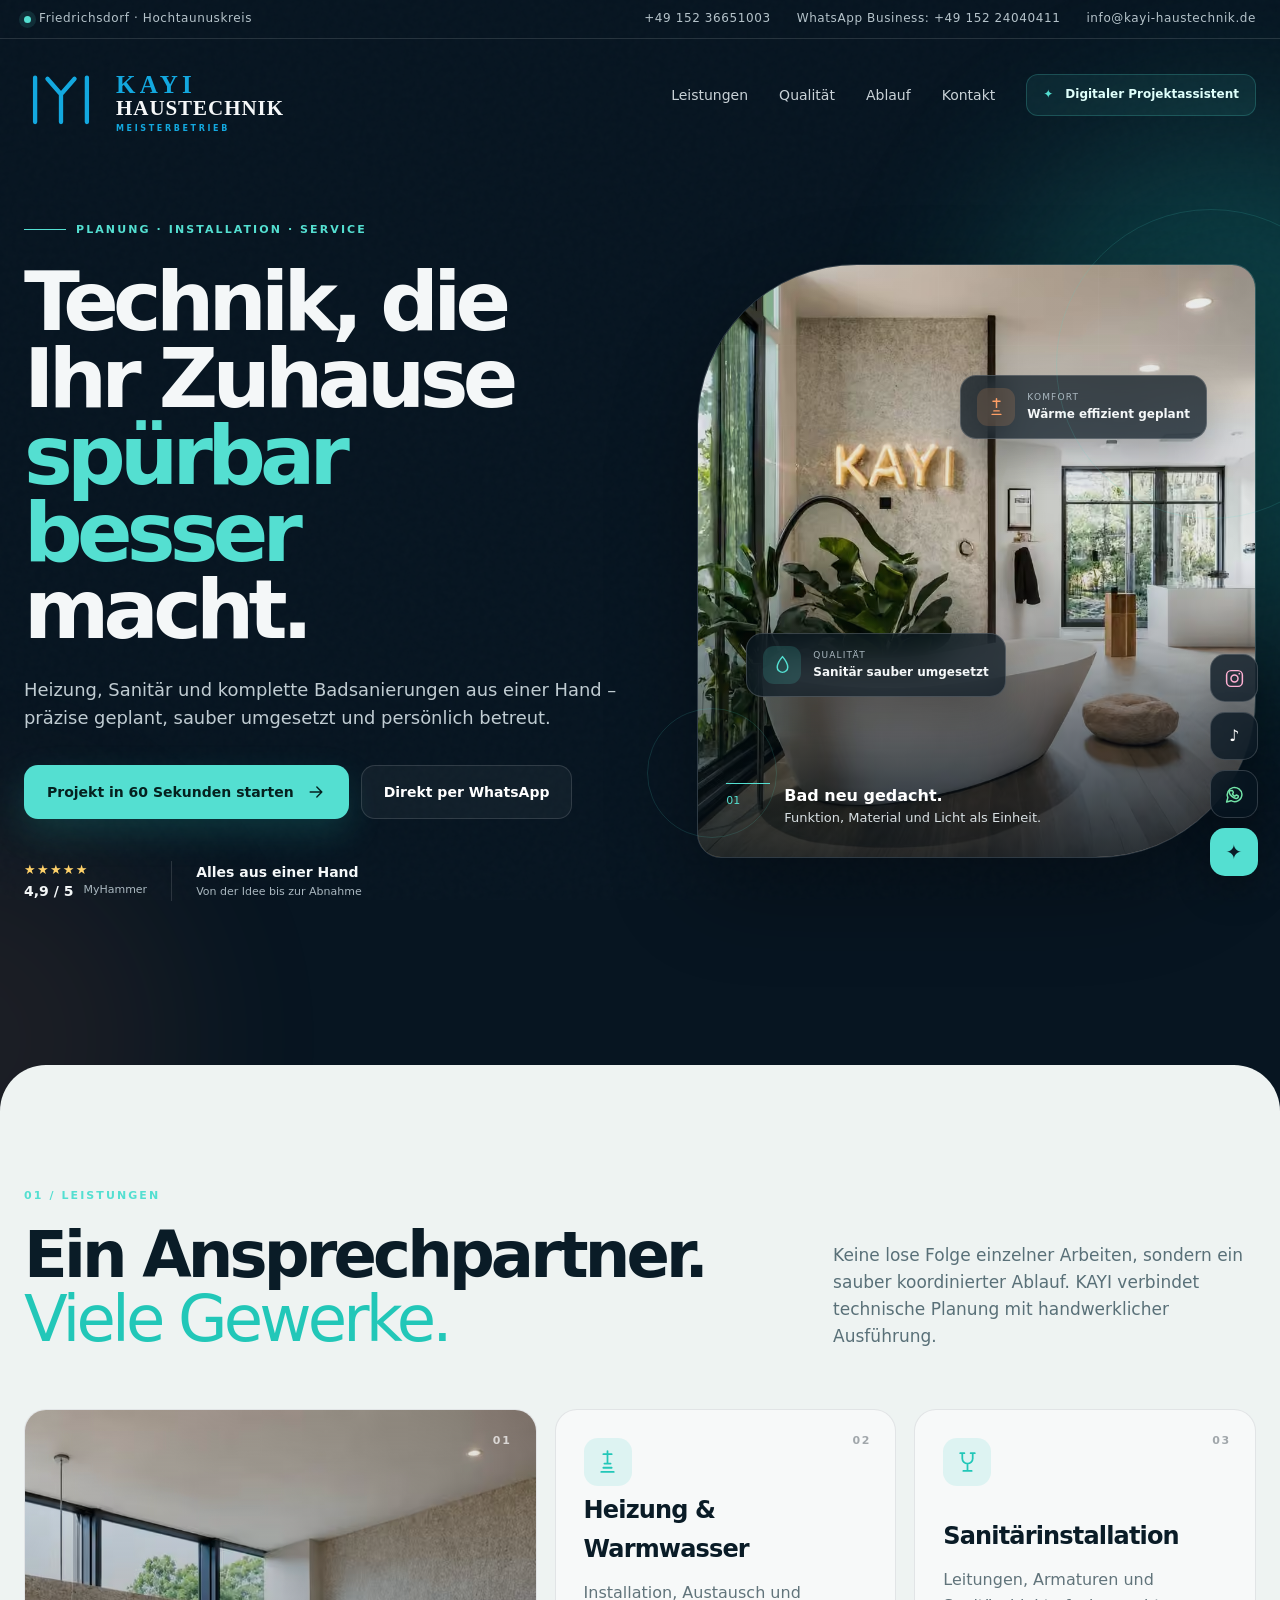
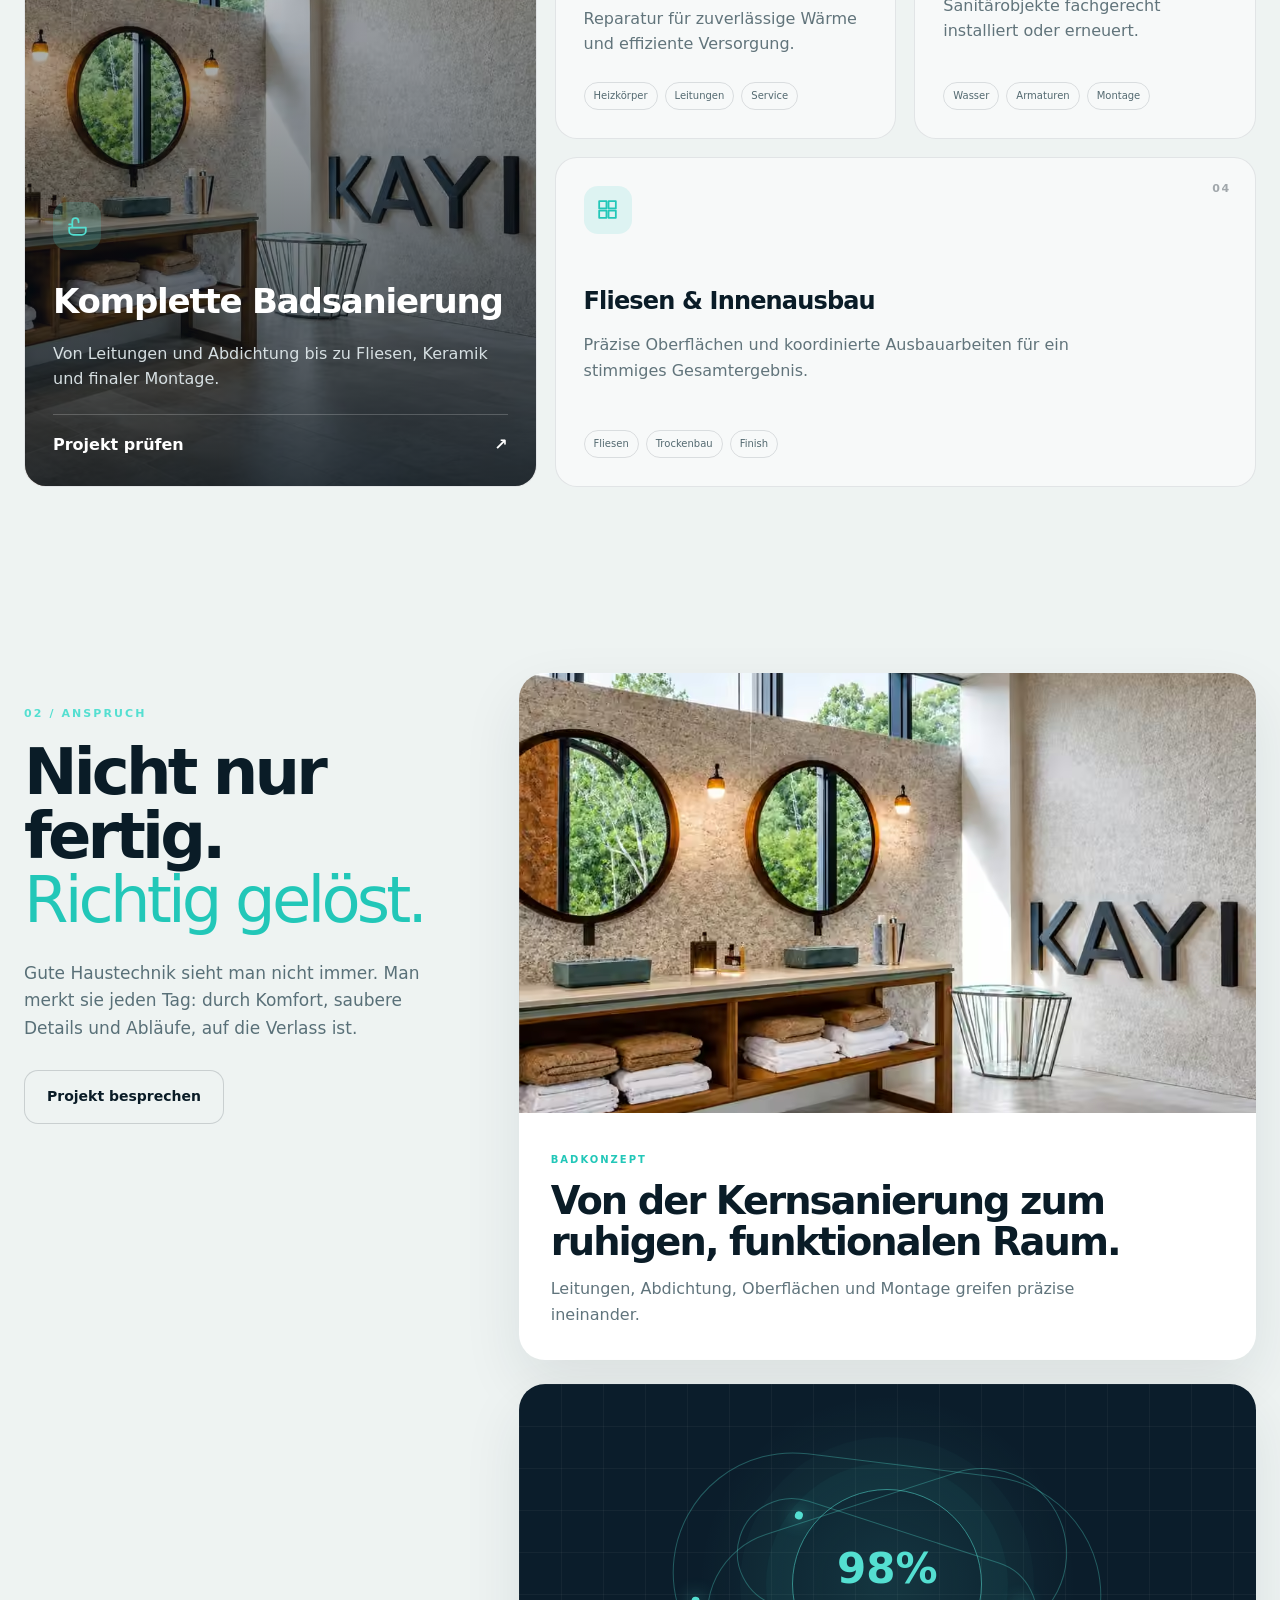
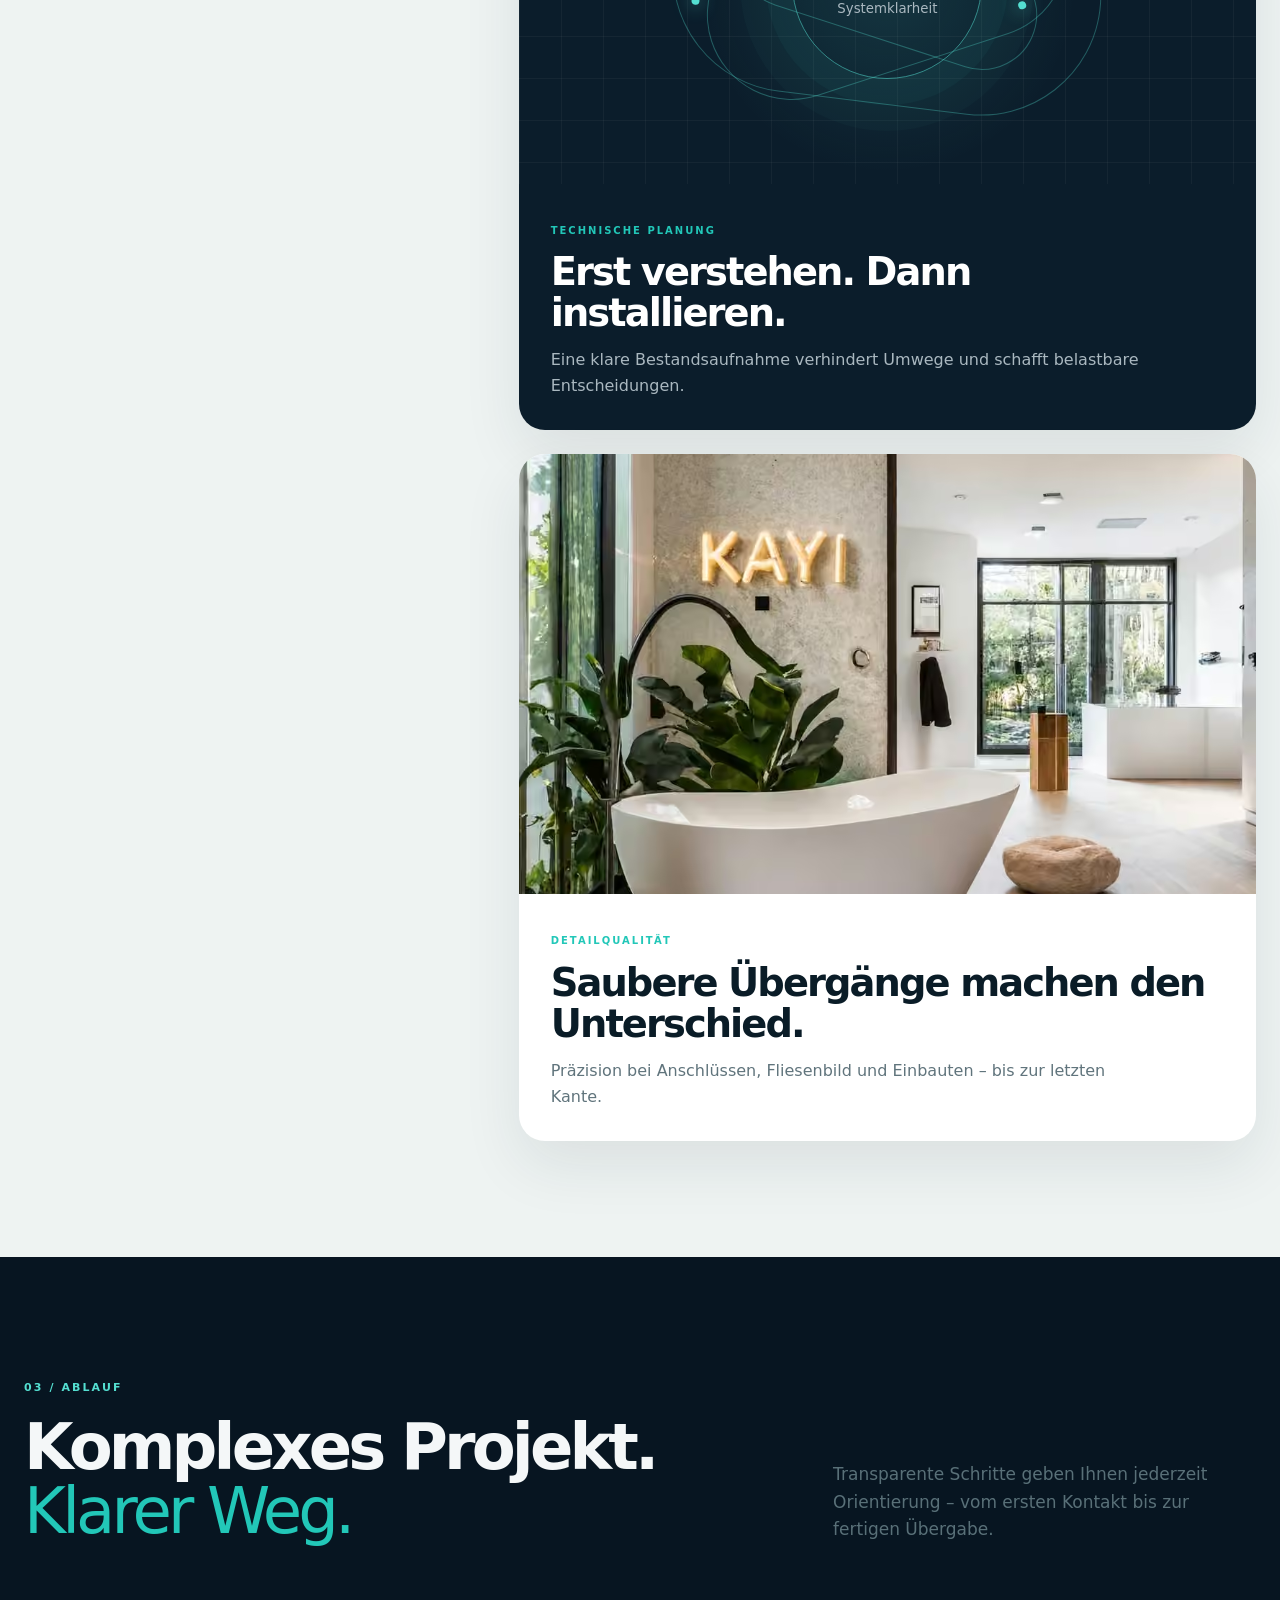
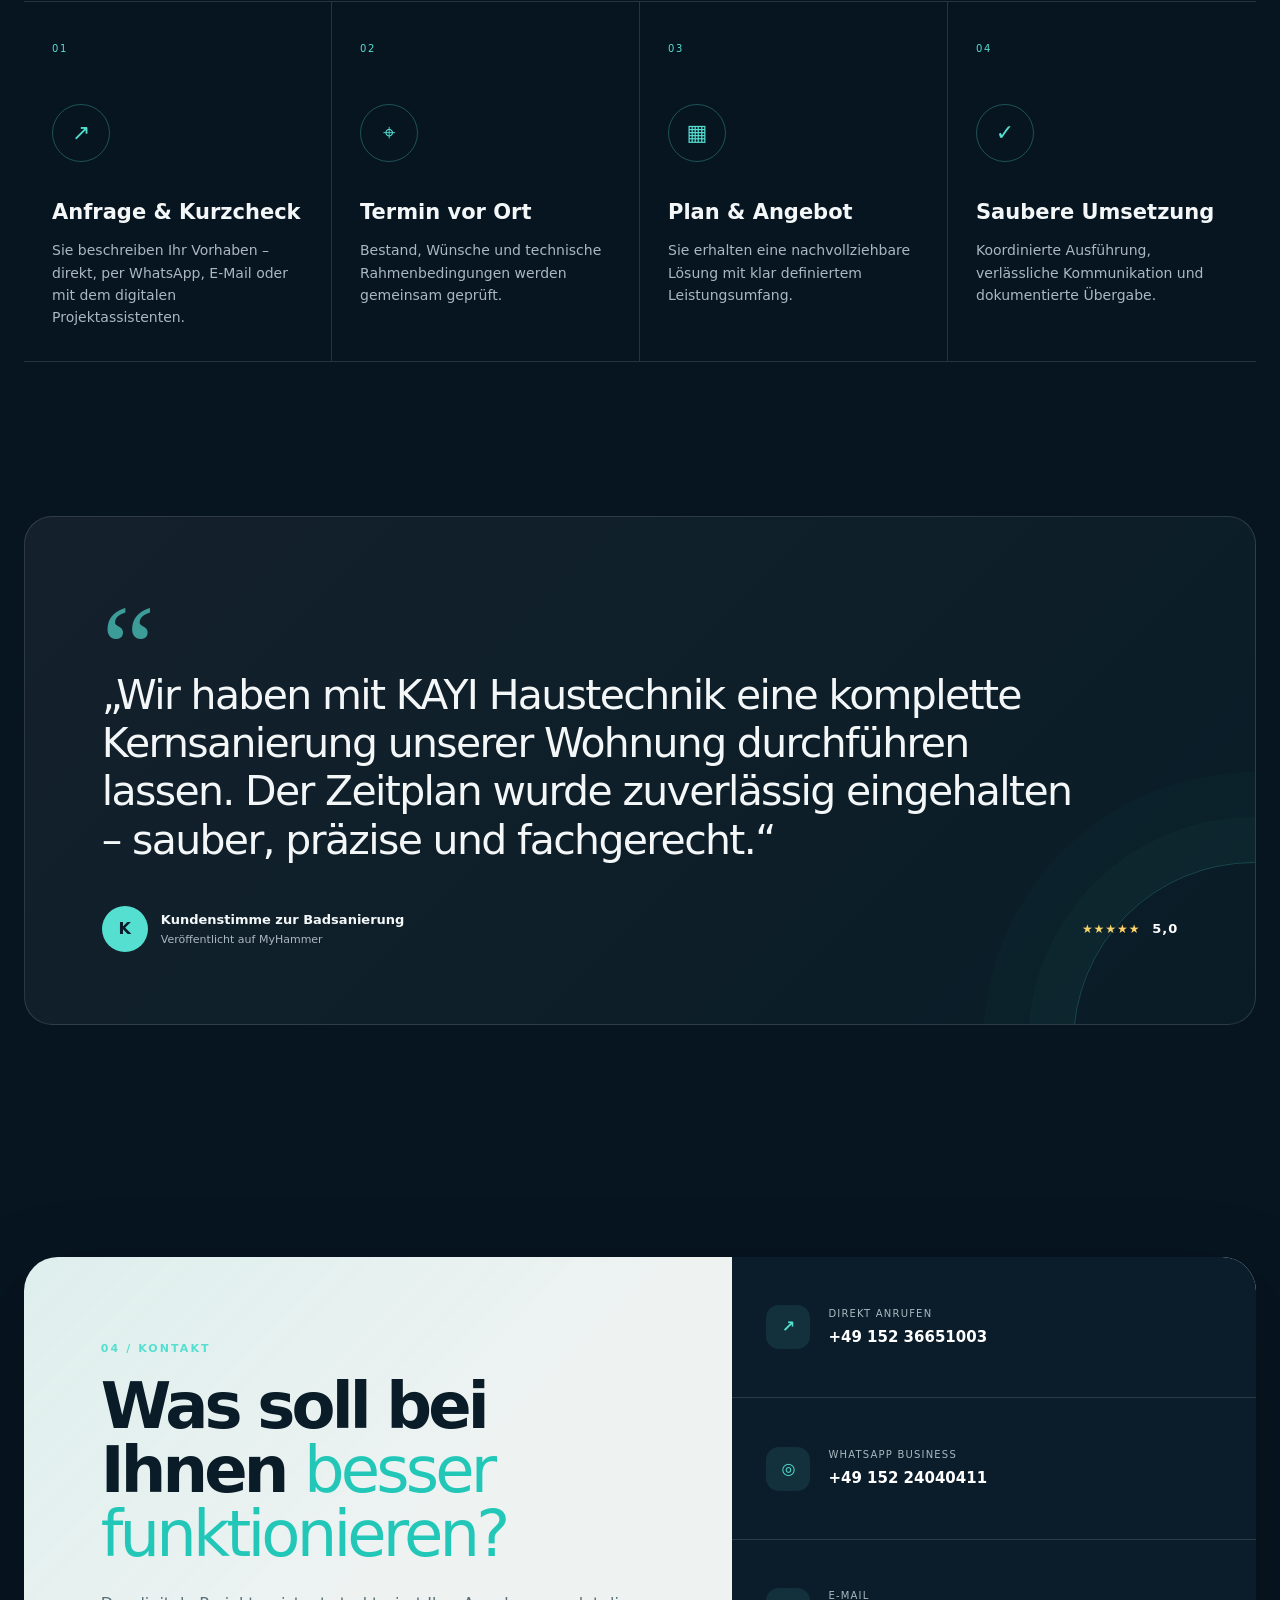
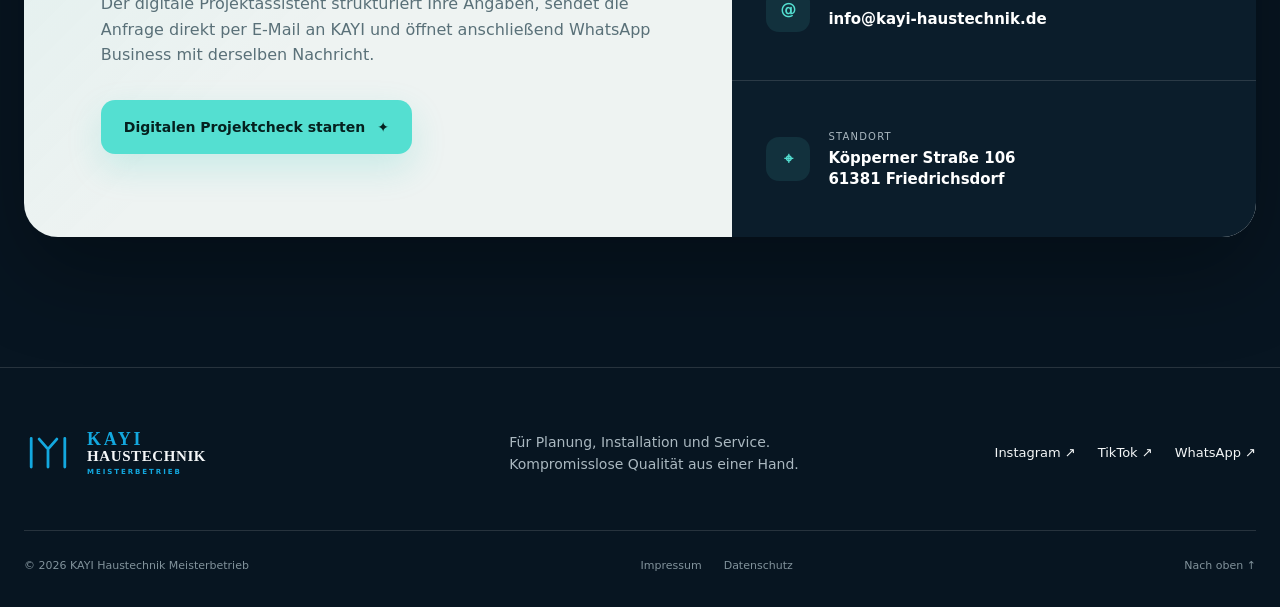
<file: index.html>
<!doctype html>
<html lang="de">
<head>
  <meta charset="UTF-8">
  <meta name="viewport" content="width=device-width, initial-scale=1.0">
  <meta name="theme-color" content="#071521">
  <meta name="description" content="KAYI Haustechnik Meisterbetrieb aus Friedrichsdorf: Heizung, Sanitär und komplette Badsanierungen – durchdacht geplant und sauber umgesetzt.">
  <meta name="robots" content="index,follow,max-image-preview:large">
  <link rel="canonical" href="https://kayi-haustechnik.de/">
  <link rel="icon" href="/favicon.svg" type="image/svg+xml">
  <link rel="preconnect" href="https://images.unsplash.com">
  <link rel="stylesheet" href="/styles.css?v=20260730-1">
  <link rel="stylesheet" href="/overflow-fix-20260729.css?v=3">
  <link rel="stylesheet" href="/client-updates.css?v=20260730-1">
  <link rel="stylesheet" href="/lead-enhancements.css?v=20260730-1">
  <title>KAYI Haustechnik Meisterbetrieb | Heizung, Sanitär & Badsanierung</title>
  <meta property="og:type" content="website">
  <meta property="og:title" content="KAYI Haustechnik Meisterbetrieb | Technik, die Zuhause besser macht">
  <meta property="og:description" content="Planung, Installation und Service für Heizung, Sanitär und komplette Badsanierungen im Hochtaunuskreis.">
  <meta property="og:url" content="https://kayi-haustechnik.de/">
  <meta property="og:image" content="https://kayi-haustechnik.de/assets/kayi-bad-bathtub.avif">
  <script type="application/ld+json">
  {
    "@context":"https://schema.org",
    "@type":["HomeAndConstructionBusiness","Plumber"],
    "name":"KAYI Haustechnik Meisterbetrieb",
    "url":"https://kayi-haustechnik.de/",
    "email":"info@kayi-haustechnik.de",
    "telephone":"+49 152 36651003",
    "contactPoint":[
      {"@type":"ContactPoint","telephone":"+49 152 36651003","contactType":"customer service","availableLanguage":["de"]},
      {"@type":"ContactPoint","telephone":"+49 152 24040411","contactType":"WhatsApp Business","availableLanguage":["de"]}
    ],
    "address":{"@type":"PostalAddress","streetAddress":"Köpperner Straße 106","postalCode":"61381","addressLocality":"Friedrichsdorf","addressCountry":"DE"},
    "areaServed":["Hochtaunuskreis","Friedrichsdorf","Frankfurt am Main","Rhein-Main-Gebiet"],
    "knowsAbout":["Heizung","Sanitär","Badsanierung","Warmwasser","Fliesenarbeiten"]
  }
  </script>
</head>
<body>
  <a class="skip-link" href="#main">Zum Inhalt springen</a>
  <div class="ambient ambient-one" aria-hidden="true"></div><div class="ambient ambient-two" aria-hidden="true"></div><div class="noise" aria-hidden="true"></div>
  <header class="site-header" id="top">
    <div class="topline"><div class="container topline-inner"><span><i class="status-dot"></i> Friedrichsdorf · Hochtaunuskreis</span><div class="topline-links"><a href="tel:+4915236651003">+49 152 36651003</a><a class="business-number" href="https://wa.me/4915224040411" target="_blank" rel="noopener noreferrer">WhatsApp Business: +49 152 24040411</a><a class="email-top" href="mailto:info@kayi-haustechnik.de">info@kayi-haustechnik.de</a></div></div></div>
    <nav class="nav container" aria-label="Hauptnavigation">
      <a class="official-brand" href="#top" aria-label="KAYI Haustechnik Meisterbetrieb Startseite"><span class="official-logo-symbol" aria-hidden="true"><svg viewBox="0 0 120 100"><path d="M18 12v72M102 12v72M38 14l22 25 22-25M60 39v45"></path></svg></span><span class="official-logo-copy"><strong>KAYI</strong><b>HAUSTECHNIK</b><small>MEISTERBETRIEB</small></span></a>
      <button class="menu-toggle" type="button" aria-expanded="false" aria-controls="nav-menu" aria-label="Menü öffnen"><span></span><span></span></button>
      <div class="nav-menu" id="nav-menu"><a href="#leistungen">Leistungen</a><a href="#projekte">Qualität</a><a href="#ablauf">Ablauf</a><a href="#kontakt">Kontakt</a><button class="button button-small button-ghost js-open-assistant" type="button"><span class="spark-icon" aria-hidden="true">✦</span> Digitaler Projektassistent</button></div>
    </nav>
  </header>
  <main id="main">
    <section class="hero section">
      <div class="container hero-grid">
        <div class="hero-copy reveal"><div class="eyebrow"><span>Planung · Installation · Service</span></div><h1>Technik, die Ihr Zuhause <em>spürbar besser</em> macht.</h1><p class="hero-lead">Heizung, Sanitär und komplette Badsanierungen aus einer Hand – präzise geplant, sauber umgesetzt und persönlich betreut.</p><div class="hero-actions"><button class="button button-primary js-open-assistant" type="button">Projekt in 60 Sekunden starten <svg viewBox="0 0 24 24" aria-hidden="true"><path d="m5 12h14M13 6l6 6-6 6"></path></svg></button><a class="button button-secondary" href="https://wa.me/4915236651003?text=Hallo%20KAYI%20Haustechnik%2C%20ich%20habe%20eine%20Anfrage." target="_blank" rel="noopener noreferrer">Direkt per WhatsApp</a></div><div class="hero-trust" aria-label="Vertrauensmerkmale"><a class="rating" href="https://www.my-hammer.de/auftragnehmer/kayi-haustechnik/bewertungen" target="_blank" rel="noopener noreferrer"><span class="stars" aria-label="4,9 von 5 Sternen">★★★★★</span><strong>4,9 / 5</strong><small>MyHammer</small></a><div class="trust-divider"></div><div class="trust-copy"><strong>Alles aus einer Hand</strong><small>Von der Idee bis zur Abnahme</small></div></div></div>
        <div class="hero-visual reveal" data-delay="120"><div class="visual-frame"><div class="visual-image" role="img" aria-label="Von KAYI Haustechnik gestaltetes modernes Badezimmer"></div><div class="visual-overlay"></div><div class="visual-grid" aria-hidden="true"></div><div class="project-chip chip-top"><span class="chip-icon warm" aria-hidden="true"><svg viewBox="0 0 24 24"><path d="M12 3v10M8 6h8M7 21h10M9 17h6"></path></svg></span><div><small>Komfort</small><strong>Wärme effizient geplant</strong></div></div><div class="project-chip chip-bottom"><span class="chip-icon water" aria-hidden="true"><svg viewBox="0 0 24 24"><path d="M12 3S6 10 6 15a6 6 0 0 0 12 0c0-5-6-12-6-12Z"></path></svg></span><div><small>Qualität</small><strong>Sanitär sauber umgesetzt</strong></div></div><div class="visual-caption"><span>01</span><p><strong>Bad neu gedacht.</strong><br>Funktion, Material und Licht als Einheit.</p></div></div><div class="orbit orbit-a" aria-hidden="true"></div><div class="orbit orbit-b" aria-hidden="true"></div></div>
      </div>
      <div class="container hero-strip reveal" data-delay="220"><span>HEIZUNG</span><i></i><span>SANITÄR</span><i></i><span>BADKONZEPTE</span><i></i><span>WARMWASSER</span><i></i><span>INNENAUSBAU</span></div>
    </section>
    <section class="section intro" id="leistungen"><div class="container"><div class="section-heading reveal"><div><span class="section-index">01 / LEISTUNGEN</span><h2>Ein Ansprechpartner.<br><span>Viele Gewerke.</span></h2></div><p>Keine lose Folge einzelner Arbeiten, sondern ein sauber koordinierter Ablauf. KAYI verbindet technische Planung mit handwerklicher Ausführung.</p></div><div class="services-grid">
      <article class="service-card service-featured reveal"><div class="service-media media-bath" aria-hidden="true"></div><div class="service-shade"></div><div class="service-number">01</div><div class="service-content"><span class="service-icon"><svg viewBox="0 0 24 24"><path d="M4 13h16v3a4 4 0 0 1-4 4H8a4 4 0 0 1-4-4v-3ZM7 13V7a3 3 0 0 1 6 0v1M4 10h3"></path></svg></span><div><h3>Komplette Badsanierung</h3><p>Von Leitungen und Abdichtung bis zu Fliesen, Keramik und finaler Montage.</p></div><button class="text-link js-service-assistant" data-service="Badsanierung" type="button">Projekt prüfen <span>↗</span></button></div></article>
      <article class="service-card reveal" data-delay="70"><div class="service-number">02</div><span class="service-icon"><svg viewBox="0 0 24 24"><path d="M12 2v12M8 5h8M6 22h12M8 18h8M9 14h6"></path></svg></span><h3>Heizung & Warmwasser</h3><p>Installation, Austausch und Reparatur für zuverlässige Wärme und effiziente Versorgung.</p><div class="service-tags"><span>Heizkörper</span><span>Leitungen</span><span>Service</span></div></article>
      <article class="service-card reveal" data-delay="110"><div class="service-number">03</div><span class="service-icon"><svg viewBox="0 0 24 24"><path d="M7 4v5a5 5 0 0 0 10 0V4M5 4h4M15 4h4M12 14v7M8 21h8"></path></svg></span><h3>Sanitärinstallation</h3><p>Leitungen, Armaturen und Sanitärobjekte fachgerecht installiert oder erneuert.</p><div class="service-tags"><span>Wasser</span><span>Armaturen</span><span>Montage</span></div></article>
      <article class="service-card reveal" data-delay="150"><div class="service-number">04</div><span class="service-icon"><svg viewBox="0 0 24 24"><path d="M4 4h7v7H4zM13 4h7v7h-7zM4 13h7v7H4zM13 13h7v7h-7z"></path></svg></span><h3>Fliesen & Innenausbau</h3><p>Präzise Oberflächen und koordinierte Ausbauarbeiten für ein stimmiges Gesamtergebnis.</p><div class="service-tags"><span>Fliesen</span><span>Trockenbau</span><span>Finish</span></div></article>
    </div></div></section>
    <section class="section project-showcase" id="projekte"><div class="container showcase-grid"><div class="showcase-sticky reveal"><span class="section-index">02 / ANSPRUCH</span><h2>Nicht nur fertig.<br><span>Richtig gelöst.</span></h2><p>Gute Haustechnik sieht man nicht immer. Man merkt sie jeden Tag: durch Komfort, saubere Details und Abläufe, auf die Verlass ist.</p><a class="button button-secondary" href="#kontakt">Projekt besprechen</a></div><div class="showcase-cards"><article class="showcase-card reveal"><div class="showcase-image image-one" aria-hidden="true"></div><div class="showcase-copy"><span>BADKONZEPT</span><h3>Von der Kernsanierung zum ruhigen, funktionalen Raum.</h3><p>Leitungen, Abdichtung, Oberflächen und Montage greifen präzise ineinander.</p></div></article><article class="showcase-card showcase-dark reveal"><div class="system-visual" aria-hidden="true"><div class="system-ring"><span>98%</span><small>Systemklarheit</small></div><div class="pipe pipe-a"></div><div class="pipe pipe-b"></div><div class="pipe pipe-c"></div></div><div class="showcase-copy"><span>TECHNISCHE PLANUNG</span><h3>Erst verstehen. Dann installieren.</h3><p>Eine klare Bestandsaufnahme verhindert Umwege und schafft belastbare Entscheidungen.</p></div></article><article class="showcase-card reveal"><div class="showcase-image image-two" aria-hidden="true"></div><div class="showcase-copy"><span>DETAILQUALITÄT</span><h3>Saubere Übergänge machen den Unterschied.</h3><p>Präzision bei Anschlüssen, Fliesenbild und Einbauten – bis zur letzten Kante.</p></div></article></div></div></section>
    <section class="section process" id="ablauf"><div class="container"><div class="section-heading reveal"><div><span class="section-index">03 / ABLAUF</span><h2>Komplexes Projekt.<br><span>Klarer Weg.</span></h2></div><p>Transparente Schritte geben Ihnen jederzeit Orientierung – vom ersten Kontakt bis zur fertigen Übergabe.</p></div><div class="process-grid"><article class="process-step reveal"><span>01</span><div class="process-icon">↗</div><h3>Anfrage & Kurzcheck</h3><p>Sie beschreiben Ihr Vorhaben – direkt, per WhatsApp, E-Mail oder mit dem digitalen Projektassistenten.</p></article><article class="process-step reveal" data-delay="70"><span>02</span><div class="process-icon">⌖</div><h3>Termin vor Ort</h3><p>Bestand, Wünsche und technische Rahmenbedingungen werden gemeinsam geprüft.</p></article><article class="process-step reveal" data-delay="110"><span>03</span><div class="process-icon">▦</div><h3>Plan & Angebot</h3><p>Sie erhalten eine nachvollziehbare Lösung mit klar definiertem Leistungsumfang.</p></article><article class="process-step reveal" data-delay="150"><span>04</span><div class="process-icon">✓</div><h3>Saubere Umsetzung</h3><p>Koordinierte Ausführung, verlässliche Kommunikation und dokumentierte Übergabe.</p></article></div></div></section>
    <section class="section proof"><div class="container proof-card reveal"><div class="quote-mark">“</div><blockquote>„Wir haben mit KAYI Haustechnik eine komplette Kernsanierung unserer Wohnung durchführen lassen. Der Zeitplan wurde zuverlässig eingehalten – sauber, präzise und fachgerecht.“</blockquote><div class="quote-meta"><div class="avatar">K</div><div><strong>Kundenstimme zur Badsanierung</strong><span>Veröffentlicht auf MyHammer</span></div><div class="quote-rating">★★★★★ <strong>5,0</strong></div></div></div></section>
    <section class="section contact" id="kontakt"><div class="container contact-shell reveal"><div class="contact-copy"><span class="section-index">04 / KONTAKT</span><h2>Was soll bei Ihnen <span>besser funktionieren?</span></h2><p>Der digitale Projektassistent strukturiert Ihre Angaben, sendet die Anfrage direkt per E-Mail an KAYI und öffnet anschließend WhatsApp Business mit derselben Nachricht.</p><button class="button button-primary js-open-assistant" type="button">Digitalen Projektcheck starten <span>✦</span></button></div><div class="contact-panel"><a href="tel:+4915236651003"><span class="contact-symbol">↗</span><div><small>Direkt anrufen</small><strong>+49 152 36651003</strong></div></a><a href="https://wa.me/4915224040411?text=Hallo%20KAYI%20Haustechnik%2C%20ich%20möchte%20mein%20Projekt%20besprechen." target="_blank" rel="noopener noreferrer"><span class="contact-symbol">◎</span><div><small>WhatsApp Business</small><strong>+49 152 24040411</strong></div></a><a href="mailto:info@kayi-haustechnik.de"><span class="contact-symbol">@</span><div><small>E-Mail</small><strong>info@kayi-haustechnik.de</strong></div></a><a class="address-line" href="https://maps.google.com/?q=Köpperner+Straße+106,+61381+Friedrichsdorf" target="_blank" rel="noopener noreferrer"><span class="contact-symbol">⌖</span><div><small>Standort</small><strong>Köpperner Straße 106<br>61381 Friedrichsdorf</strong></div></a></div></div></section>
  </main>
  <footer class="footer"><div class="container footer-top"><a class="official-brand" href="#top"><span class="official-logo-symbol" aria-hidden="true"><svg viewBox="0 0 120 100"><path d="M18 12v72M102 12v72M38 14l22 25 22-25M60 39v45"></path></svg></span><span class="official-logo-copy"><strong>KAYI</strong><b>HAUSTECHNIK</b><small>MEISTERBETRIEB</small></span></a><p>Für Planung, Installation und Service.<br>Kompromisslose Qualität aus einer Hand.</p><div class="footer-socials"><button type="button" class="social-pending js-social-placeholder" data-network="Instagram">Instagram ↗</button><button type="button" class="social-pending js-social-placeholder" data-network="TikTok">TikTok ↗</button><a href="https://wa.me/4915224040411" target="_blank" rel="noopener noreferrer">WhatsApp ↗</a></div></div><div class="container footer-bottom"><span>© <span id="year"></span> KAYI Haustechnik Meisterbetrieb</span><div><a href="/impressum.html">Impressum</a><a href="/datenschutz.html">Datenschutz</a></div><a href="#top">Nach oben ↑</a></div></footer>
  <div class="floating-actions" aria-label="Schnellkontakt"><button class="float-button social-floating instagram js-social-placeholder" data-network="Instagram" type="button" aria-label="Instagram öffnen"><svg viewBox="0 0 24 24" aria-hidden="true"><rect x="3" y="3" width="18" height="18" rx="5"></rect><circle cx="12" cy="12" r="4"></circle><circle cx="17.5" cy="6.5" r="1" class="fill"></circle></svg></button><button class="float-button social-floating tiktok js-social-placeholder" data-network="TikTok" type="button" aria-label="TikTok öffnen"><span aria-hidden="true">♪</span></button><a class="float-button float-whatsapp" href="https://wa.me/4915224040411?text=Hallo%20KAYI%20Haustechnik%2C%20ich%20habe%20eine%20Anfrage." target="_blank" rel="noopener noreferrer" aria-label="WhatsApp Business Chat öffnen"><svg viewBox="0 0 24 24" aria-hidden="true"><path d="M20.5 11.7a8.4 8.4 0 0 1-12.4 7.4L3 20.5l1.4-4.9A8.4 8.4 0 1 1 20.5 11.7Z"></path><path d="M8.2 7.8c.2-.4.4-.4.7-.4h.5c.2 0 .4.1.5.4l.7 1.7c.1.3.1.5-.1.7l-.6.7c-.2.2-.2.4-.1.6.5 1 1.3 1.8 2.3 2.3.2.1.4.1.6-.1l.8-.9c.2-.2.4-.3.7-.2l1.8.8c.3.1.4.3.4.5 0 .3-.1 1.3-.6 1.8-.5.6-1.3.9-2.1.8-1.1-.1-2.8-.6-4.7-2.3-2.3-2-3-4.2-3.1-5 0-.5.1-1 .3-1.4Z"></path></svg></a><button class="float-button float-ai js-open-assistant" type="button" aria-label="Digitalen Projektassistenten öffnen"><span>✦</span></button></div>
  <div class="mobile-bar"><a href="tel:+4915236651003">Anrufen</a><button class="js-open-assistant" type="button">Projektcheck ✦</button><a href="https://wa.me/4915224040411" target="_blank" rel="noopener noreferrer">WhatsApp</a></div>
  <dialog class="assistant-dialog" id="assistant-dialog"><div class="assistant-shell"><header class="assistant-header"><div class="assistant-title"><span class="assistant-logo">✦</span><div><strong>KAYI Projektassistent</strong><small>Digitaler Projektcheck · ca. 60 Sekunden</small></div></div><button class="assistant-close" type="button" aria-label="Assistent schließen">×</button></header><div class="assistant-progress"><span id="assistant-progress"></span></div><div class="assistant-body" id="assistant-body"></div><footer class="assistant-footer"><button class="assistant-back" id="assistant-back" type="button">Zurück</button><span>Ihre Angaben werden erst beim finalen Absenden an KAYI übermittelt.</span></footer></div></dialog>
  <div class="social-toast" id="social-toast" role="status" aria-live="polite"></div>
  <script src="/assets/photo1-1.js?v=1"></script>
  <script src="/assets/photo1-2.js?v=1"></script>
  <script src="/assets/photo2-1.js?v=1"></script>
  <script src="/assets/photo2-2.js?v=1"></script>
  <script type="module" src="/main.js?v=20260730-2"></script>
</body>
</html>
</file>
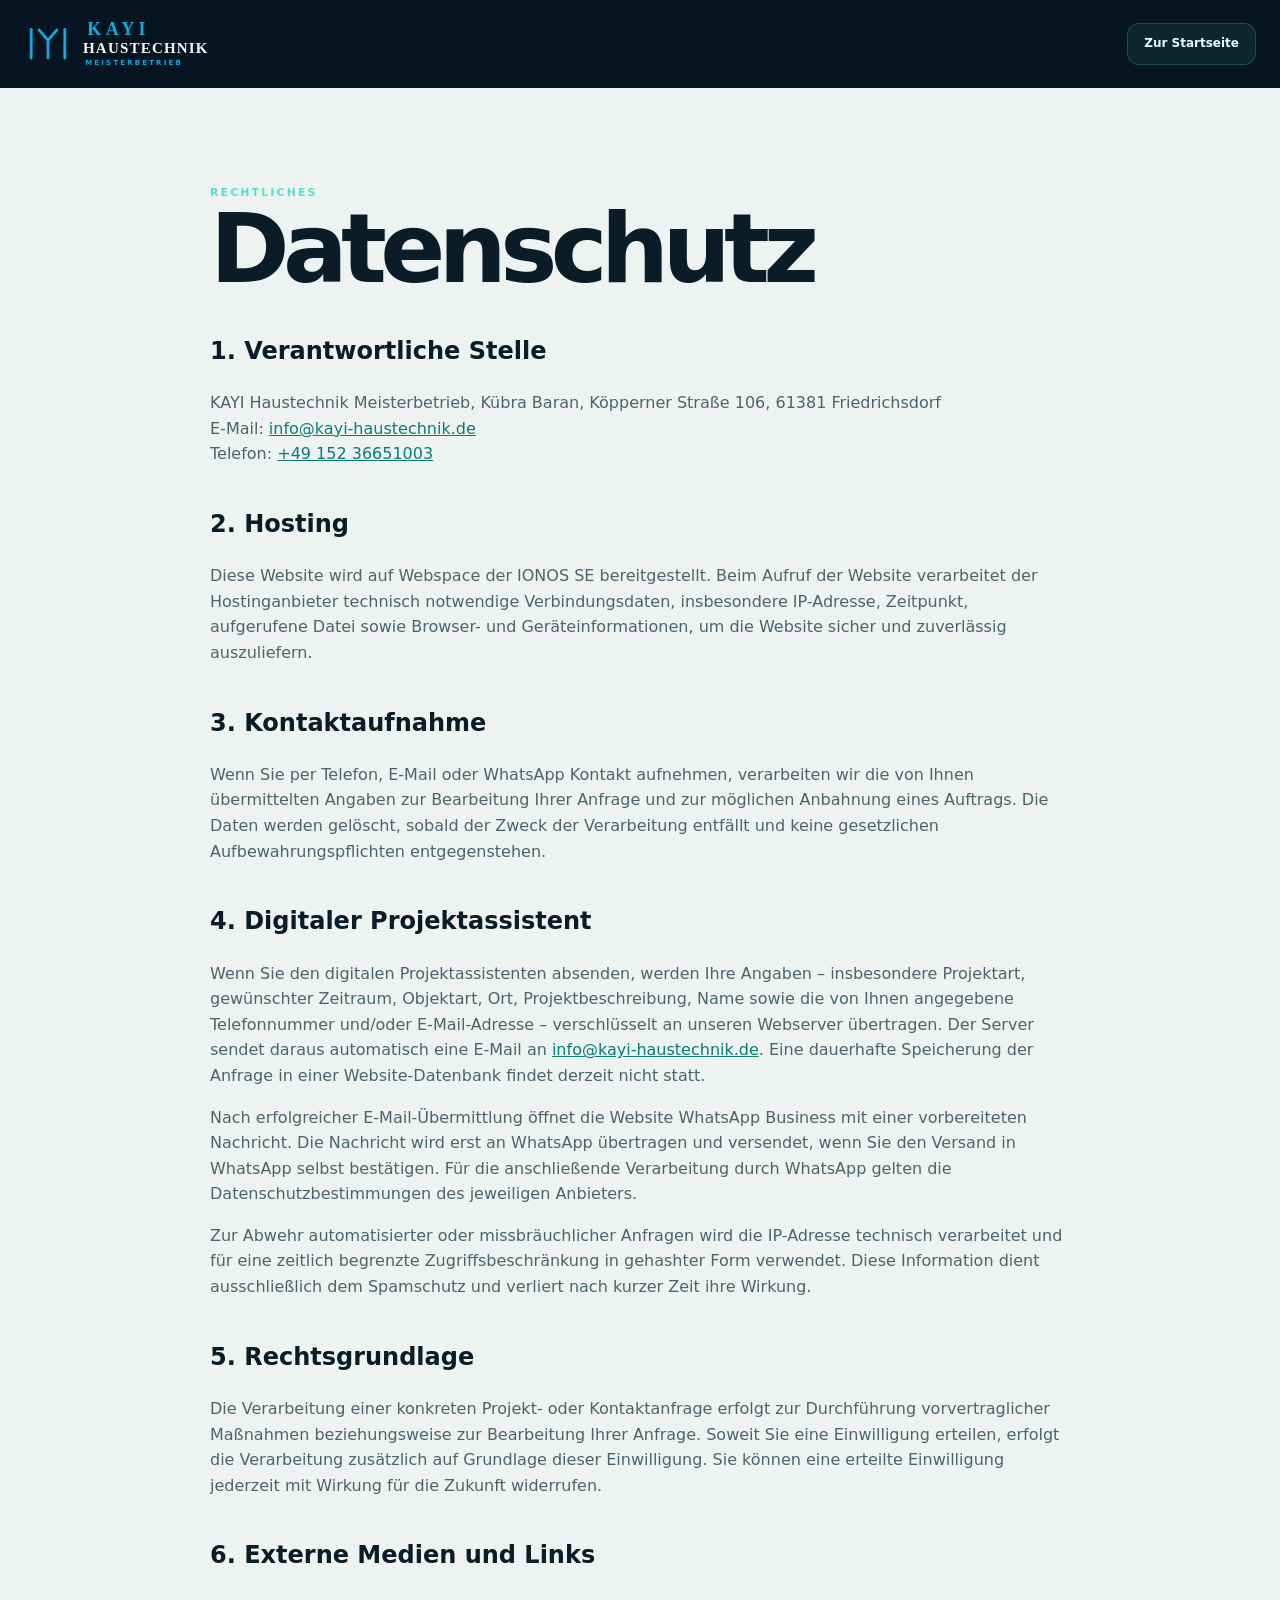
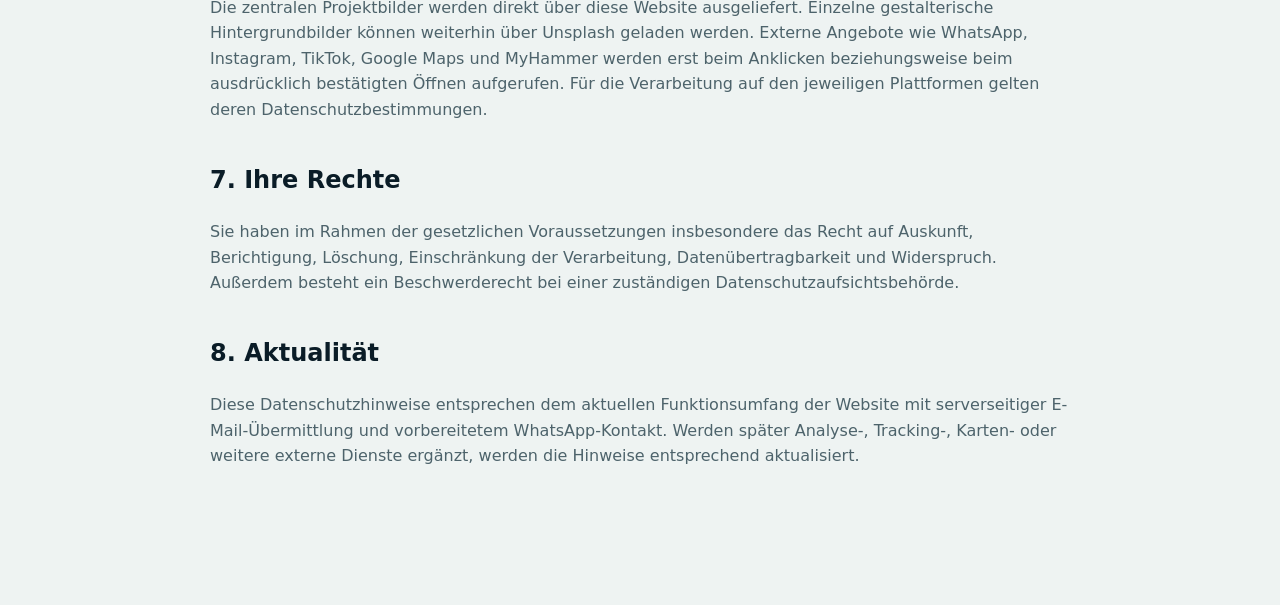
<file: datenschutz.html>
<!doctype html><html lang="de"><head><meta charset="UTF-8"><meta name="viewport" content="width=device-width,initial-scale=1"><meta name="robots" content="index,follow"><meta name="theme-color" content="#071521"><link rel="icon" href="/favicon.svg" type="image/svg+xml"><link rel="stylesheet" href="/styles.css?v=20260730-1"><link rel="stylesheet" href="/client-updates.css?v=20260730-1"><title>Datenschutz | KAYI Haustechnik Meisterbetrieb</title></head><body class="legal-page"><header class="legal-header"><nav class="nav container"><a class="official-brand" href="/"><span class="official-logo-symbol" aria-hidden="true"><svg viewBox="0 0 120 100"><path d="M18 12v72M102 12v72M38 14l22 25 22-25M60 39v45"></path></svg></span><span class="official-logo-copy"><strong>KAYI</strong><b>HAUSTECHNIK</b><small>MEISTERBETRIEB</small></span></a><a class="button button-small button-ghost" href="/">Zur Startseite</a></nav></header><main class="legal-main"><article class="container"><span class="section-index">RECHTLICHES</span><h1>Datenschutz</h1><h2>1. Verantwortliche Stelle</h2><p>KAYI Haustechnik Meisterbetrieb, Kübra Baran, Köpperner Straße 106, 61381 Friedrichsdorf<br>E-Mail: <a href="mailto:info@kayi-haustechnik.de">info@kayi-haustechnik.de</a><br>Telefon: <a href="tel:+4915236651003">+49 152 36651003</a></p><h2>2. Hosting</h2><p>Diese Website wird auf Webspace der IONOS SE bereitgestellt. Beim Aufruf der Website verarbeitet der Hostinganbieter technisch notwendige Verbindungsdaten, insbesondere IP-Adresse, Zeitpunkt, aufgerufene Datei sowie Browser- und Geräteinformationen, um die Website sicher und zuverlässig auszuliefern.</p><h2>3. Kontaktaufnahme</h2><p>Wenn Sie per Telefon, E-Mail oder WhatsApp Kontakt aufnehmen, verarbeiten wir die von Ihnen übermittelten Angaben zur Bearbeitung Ihrer Anfrage und zur möglichen Anbahnung eines Auftrags. Die Daten werden gelöscht, sobald der Zweck der Verarbeitung entfällt und keine gesetzlichen Aufbewahrungspflichten entgegenstehen.</p><h2>4. Digitaler Projektassistent</h2><p>Wenn Sie den digitalen Projektassistenten absenden, werden Ihre Angaben – insbesondere Projektart, gewünschter Zeitraum, Objektart, Ort, Projektbeschreibung, Name sowie die von Ihnen angegebene Telefonnummer und/oder E-Mail-Adresse – verschlüsselt an unseren Webserver übertragen. Der Server sendet daraus automatisch eine E-Mail an <a href="mailto:info@kayi-haustechnik.de">info@kayi-haustechnik.de</a>. Eine dauerhafte Speicherung der Anfrage in einer Website-Datenbank findet derzeit nicht statt.</p><p>Nach erfolgreicher E-Mail-Übermittlung öffnet die Website WhatsApp Business mit einer vorbereiteten Nachricht. Die Nachricht wird erst an WhatsApp übertragen und versendet, wenn Sie den Versand in WhatsApp selbst bestätigen. Für die anschließende Verarbeitung durch WhatsApp gelten die Datenschutzbestimmungen des jeweiligen Anbieters.</p><p>Zur Abwehr automatisierter oder missbräuchlicher Anfragen wird die IP-Adresse technisch verarbeitet und für eine zeitlich begrenzte Zugriffsbeschränkung in gehashter Form verwendet. Diese Information dient ausschließlich dem Spamschutz und verliert nach kurzer Zeit ihre Wirkung.</p><h2>5. Rechtsgrundlage</h2><p>Die Verarbeitung einer konkreten Projekt- oder Kontaktanfrage erfolgt zur Durchführung vorvertraglicher Maßnahmen beziehungsweise zur Bearbeitung Ihrer Anfrage. Soweit Sie eine Einwilligung erteilen, erfolgt die Verarbeitung zusätzlich auf Grundlage dieser Einwilligung. Sie können eine erteilte Einwilligung jederzeit mit Wirkung für die Zukunft widerrufen.</p><h2>6. Externe Medien und Links</h2><p>Die zentralen Projektbilder werden direkt über diese Website ausgeliefert. Einzelne gestalterische Hintergrundbilder können weiterhin über Unsplash geladen werden. Externe Angebote wie WhatsApp, Instagram, TikTok, Google Maps und MyHammer werden erst beim Anklicken beziehungsweise beim ausdrücklich bestätigten Öffnen aufgerufen. Für die Verarbeitung auf den jeweiligen Plattformen gelten deren Datenschutzbestimmungen.</p><h2>7. Ihre Rechte</h2><p>Sie haben im Rahmen der gesetzlichen Voraussetzungen insbesondere das Recht auf Auskunft, Berichtigung, Löschung, Einschränkung der Verarbeitung, Datenübertragbarkeit und Widerspruch. Außerdem besteht ein Beschwerderecht bei einer zuständigen Datenschutzaufsichtsbehörde.</p><h2>8. Aktualität</h2><p>Diese Datenschutzhinweise entsprechen dem aktuellen Funktionsumfang der Website mit serverseitiger E-Mail-Übermittlung und vorbereitetem WhatsApp-Kontakt. Werden später Analyse-, Tracking-, Karten- oder weitere externe Dienste ergänzt, werden die Hinweise entsprechend aktualisiert.</p></article></main></body></html>
</file>
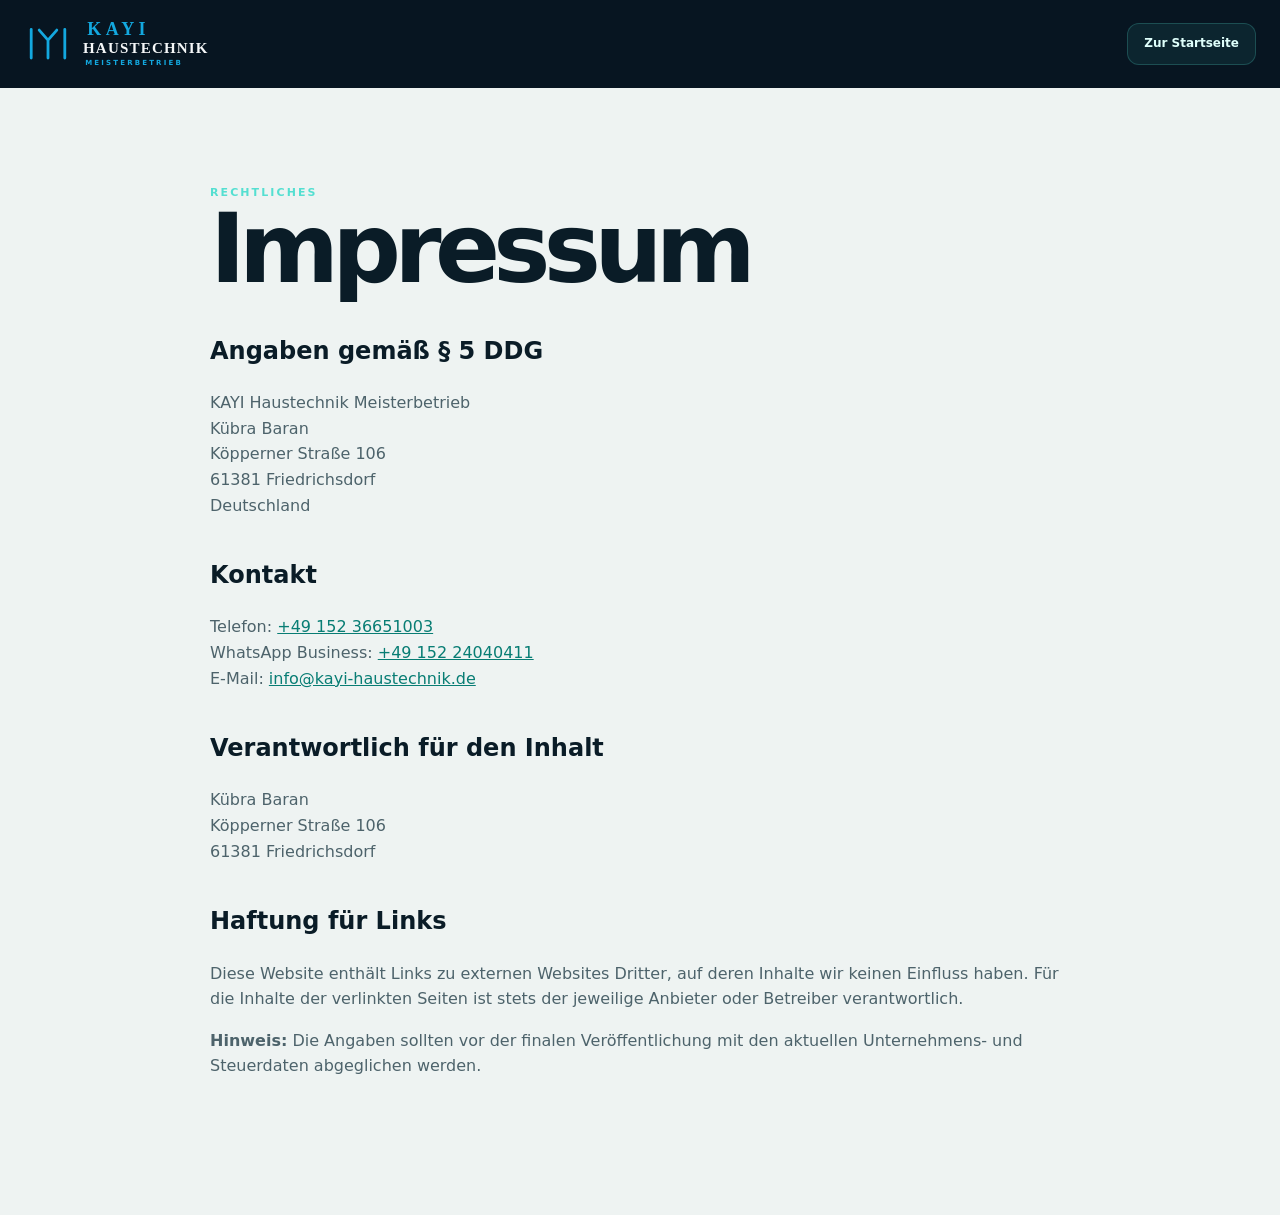
<file: impressum.html>
<!doctype html><html lang="de"><head><meta charset="UTF-8"><meta name="viewport" content="width=device-width,initial-scale=1"><meta name="robots" content="index,follow"><meta name="theme-color" content="#071521"><link rel="icon" href="/favicon.svg" type="image/svg+xml"><link rel="stylesheet" href="/styles.css?v=20260730-1"><link rel="stylesheet" href="/client-updates.css?v=20260730-1"><title>Impressum | KAYI Haustechnik Meisterbetrieb</title></head><body class="legal-page"><header class="legal-header"><nav class="nav container"><a class="official-brand" href="/"><span class="official-logo-symbol" aria-hidden="true"><svg viewBox="0 0 120 100"><path d="M18 12v72M102 12v72M38 14l22 25 22-25M60 39v45"></path></svg></span><span class="official-logo-copy"><strong>KAYI</strong><b>HAUSTECHNIK</b><small>MEISTERBETRIEB</small></span></a><a class="button button-small button-ghost" href="/">Zur Startseite</a></nav></header><main class="legal-main"><article class="container"><span class="section-index">RECHTLICHES</span><h1>Impressum</h1><h2>Angaben gemäß § 5 DDG</h2><p>KAYI Haustechnik Meisterbetrieb<br>Kübra Baran<br>Köpperner Straße 106<br>61381 Friedrichsdorf<br>Deutschland</p><h2>Kontakt</h2><p>Telefon: <a href="tel:+4915236651003">+49 152 36651003</a><br>WhatsApp Business: <a href="https://wa.me/4915224040411">+49 152 24040411</a><br>E-Mail: <a href="mailto:info@kayi-haustechnik.de">info@kayi-haustechnik.de</a></p><h2>Verantwortlich für den Inhalt</h2><p>Kübra Baran<br>Köpperner Straße 106<br>61381 Friedrichsdorf</p><h2>Haftung für Links</h2><p>Diese Website enthält Links zu externen Websites Dritter, auf deren Inhalte wir keinen Einfluss haben. Für die Inhalte der verlinkten Seiten ist stets der jeweilige Anbieter oder Betreiber verantwortlich.</p><p><strong>Hinweis:</strong> Die Angaben sollten vor der finalen Veröffentlichung mit den aktuellen Unternehmens- und Steuerdaten abgeglichen werden.</p></article></main></body></html>
</file>
<file: styles.css>
:root{--bg:#071521;--bg-soft:#0b1d2b;--surface:rgba(255,255,255,.065);--surface-strong:#102735;--ink:#f4f7f8;--muted:#aab8c0;--line:rgba(255,255,255,.13);--cyan:#54dfd1;--cyan-strong:#22c7b8;--warm:#ff9f66;--paper:#eef3f2;--paper-deep:#dfe8e6;--dark-ink:#0a1c27;--radius:24px;--shadow:0 35px 90px rgba(0,0,0,.32);--container:min(1240px,calc(100vw - 48px))}*{box-sizing:border-box}html{scroll-behavior:smooth}body{margin:0;background:var(--bg);color:var(--ink);font-family:Inter,ui-sans-serif,system-ui,-apple-system,BlinkMacSystemFont,"Segoe UI",sans-serif;font-size:16px;line-height:1.6;overflow-x:hidden}body.menu-open,body.dialog-open{overflow:hidden}button,input,textarea{font:inherit}a{color:inherit;text-decoration:none}button{color:inherit}img,svg{display:block;max-width:100%}svg{fill:none;stroke:currentColor;stroke-width:1.7;stroke-linecap:round;stroke-linejoin:round}.container{width:var(--container);margin-inline:auto}.section{position:relative;padding:116px 0}.skip-link{position:fixed;left:16px;top:-60px;z-index:9999;background:#fff;color:#000;padding:10px 16px;border-radius:8px}.skip-link:focus{top:16px}.ambient{position:fixed;z-index:-3;border-radius:50%;filter:blur(90px);pointer-events:none;opacity:.23}.ambient-one{width:520px;height:520px;right:-220px;top:130px;background:#1ec7b7}.ambient-two{width:440px;height:440px;left:-260px;top:820px;background:#f27d50;opacity:.09}.noise{position:fixed;inset:0;z-index:-1;pointer-events:none;opacity:.035;background-image:url("data:image/svg+xml,%3Csvg viewBox='0 0 180 180' xmlns='http://www.w3.org/2000/svg'%3E%3Cfilter id='n'%3E%3CfeTurbulence type='fractalNoise' baseFrequency='.8' numOctaves='3' stitchTiles='stitch'/%3E%3C/filter%3E%3Crect width='100%25' height='100%25' filter='url(%23n)' opacity='.55'/%3E%3C/svg%3E")}.site-header{position:relative;z-index:100}.topline{border-bottom:1px solid var(--line);color:#b5c3ca;font-size:12px;letter-spacing:.05em}.topline-inner{display:flex;align-items:center;justify-content:space-between;min-height:38px}.topline-inner>span{display:flex;align-items:center;gap:8px}.status-dot{width:7px;height:7px;border-radius:50%;background:var(--cyan);box-shadow:0 0 0 5px rgba(84,223,209,.12)}.topline-links{display:flex;gap:26px}.topline a:hover{color:var(--cyan)}.nav{height:88px;display:flex;align-items:center;justify-content:space-between}.site-header.scrolled{position:fixed;top:0;left:0;right:0;background:rgba(7,21,33,.83);backdrop-filter:blur(18px);border-bottom:1px solid var(--line);animation:slideDown .3s ease both}.site-header.scrolled .topline{display:none}.site-header.scrolled .nav{height:72px}@keyframes slideDown{from{transform:translateY(-100%)}}.brand{display:inline-flex;align-items:center;gap:11px}.brand-mark{width:41px;height:41px;border:1px solid rgba(84,223,209,.5);background:rgba(84,223,209,.08);display:grid;place-items:center;transform:rotate(45deg);border-radius:10px}.brand-mark svg{width:28px;transform:rotate(-45deg);color:var(--cyan);stroke-width:1.6}.brand-copy{display:flex;flex-direction:column;line-height:1}.brand-copy strong{font-size:21px;letter-spacing:.13em}.brand-copy small{color:var(--muted);letter-spacing:.29em;font-size:8px;margin-top:5px}.nav-menu{display:flex;align-items:center;gap:31px;font-size:14px}.nav-menu>a{color:#c9d2d7;position:relative}.nav-menu>a:after{content:"";position:absolute;height:1px;background:var(--cyan);left:0;right:100%;bottom:-6px;transition:right .25s ease}.nav-menu>a:hover{color:#fff}.nav-menu>a:hover:after{right:0}.menu-toggle{display:none;border:0;background:transparent;width:44px;height:44px;padding:10px}.menu-toggle span{display:block;height:1px;background:#fff;margin:7px 0;transition:transform .25s ease}.button{display:inline-flex;align-items:center;justify-content:center;gap:12px;min-height:54px;padding:0 22px;border:1px solid transparent;border-radius:14px;font-weight:720;font-size:14px;cursor:pointer;transition:transform .25s ease,background .25s ease,border-color .25s ease,box-shadow .25s ease}.button:hover{transform:translateY(-2px)}.button svg{width:20px}.button-primary{background:var(--cyan);color:#05211f;box-shadow:0 14px 35px rgba(34,199,184,.18)}.button-primary:hover{background:#77eee2;box-shadow:0 17px 42px rgba(34,199,184,.28)}.button-secondary{color:#fff;background:rgba(255,255,255,.045);border-color:var(--line)}.button-secondary:hover{border-color:rgba(84,223,209,.5);background:rgba(84,223,209,.07)}.button-small{min-height:42px;padding:0 16px;font-size:12px;border-radius:12px}.button-ghost{background:rgba(84,223,209,.08);border-color:rgba(84,223,209,.22);color:#dffffb}.spark-icon{color:var(--cyan)}.hero{padding-top:70px;padding-bottom:38px;min-height:calc(100vh - 126px);display:grid;align-content:center}.hero-grid{display:grid;grid-template-columns:1.03fr .97fr;gap:80px;align-items:center}.eyebrow,.section-index{color:var(--cyan);font-size:11px;font-weight:760;letter-spacing:.19em;text-transform:uppercase}.eyebrow{display:flex;align-items:center;gap:10px;margin-bottom:24px}.eyebrow:before{content:"";width:42px;height:1px;background:var(--cyan)}h1,h2,h3,p{margin-top:0}h1{font-size:clamp(3.2rem,6.4vw,6.2rem);max-width:780px;letter-spacing:-.07em;line-height:.94;margin-bottom:28px;font-weight:760}h1 em{display:block;color:var(--cyan);font-style:normal;font-weight:560}.hero-lead{color:#c0ccd2;font-size:clamp(1rem,1.4vw,1.2rem);max-width:650px;margin-bottom:32px}.hero-actions{display:flex;flex-wrap:wrap;gap:12px}.hero-trust{display:flex;align-items:center;gap:24px;margin-top:42px}.rating{display:grid;grid-template-columns:auto auto;column-gap:10px;line-height:1.2}.rating:hover strong{color:var(--cyan)}.rating .stars{grid-column:1/-1;color:#ffd26a;font-size:13px;letter-spacing:.1em;margin-bottom:5px}.rating strong,.trust-copy strong{font-size:14px}.rating small,.trust-copy small{color:var(--muted);font-size:11px}.trust-copy{display:flex;flex-direction:column}.trust-divider{width:1px;height:40px;background:var(--line)}.hero-visual{position:relative;max-width:570px;justify-self:end;width:100%}.visual-frame{position:relative;height:min(640px,66vh);min-height:530px;overflow:hidden;border-radius:160px 24px 160px 24px;border:1px solid rgba(255,255,255,.16);box-shadow:var(--shadow);isolation:isolate}.visual-image{position:absolute;inset:0;background-image:url("https://images.unsplash.com/photo-1620626011761-996317b8d101?auto=format&fit=crop&w=1400&q=88");background-size:cover;background-position:center;transform:scale(1.02);transition:transform 1s ease}.hero-visual:hover .visual-image{transform:scale(1.06)}.visual-overlay{position:absolute;inset:0;background:linear-gradient(180deg,rgba(4,15,23,.08),rgba(4,15,23,.08) 50%,rgba(4,15,23,.82))}.visual-grid{position:absolute;inset:0;opacity:.12;background-image:linear-gradient(rgba(255,255,255,.25) 1px,transparent 1px),linear-gradient(90deg,rgba(255,255,255,.25) 1px,transparent 1px);background-size:80px 80px;mask-image:linear-gradient(to bottom,#000,transparent 58%)}.project-chip{position:absolute;z-index:3;display:flex;align-items:center;gap:12px;padding:12px 16px;background:rgba(7,21,33,.72);backdrop-filter:blur(15px);border:1px solid rgba(255,255,255,.18);border-radius:16px;box-shadow:0 20px 40px rgba(0,0,0,.22)}.project-chip small,.project-chip strong{display:block}.project-chip small{color:var(--muted);font-size:9px;letter-spacing:.13em;text-transform:uppercase}.project-chip strong{font-size:12px;white-space:nowrap}.chip-top{right:-32px;top:110px;animation:float 5s ease-in-out infinite}.chip-bottom{left:-32px;bottom:160px;animation:float 5s 1.2s ease-in-out infinite}@keyframes float{50%{transform:translateY(-8px)}}.chip-icon{width:38px;height:38px;display:grid;place-items:center;border-radius:11px}.chip-icon svg{width:21px}.chip-icon.warm{background:rgba(255,159,102,.16);color:var(--warm)}.chip-icon.water{background:rgba(84,223,209,.16);color:var(--cyan)}.visual-caption{position:absolute;z-index:3;left:28px;right:28px;bottom:28px;display:grid;grid-template-columns:44px 1fr;align-items:start;gap:14px}.visual-caption>span{border-top:1px solid var(--cyan);padding-top:8px;color:var(--cyan);font-size:11px}.visual-caption p{font-size:13px;color:#d8e0e3;margin:0}.visual-caption strong{color:#fff;font-size:16px}.orbit{position:absolute;border:1px solid rgba(84,223,209,.15);border-radius:50%;pointer-events:none}.orbit-a{width:310px;height:310px;right:-110px;top:-55px}.orbit-b{width:130px;height:130px;left:-50px;bottom:20px}.hero-strip{display:flex;align-items:center;justify-content:space-between;margin-top:54px;border-top:1px solid var(--line);border-bottom:1px solid var(--line);min-height:72px;color:#8fa0a9;font-size:10px;font-weight:750;letter-spacing:.18em}.hero-strip i{width:4px;height:4px;border-radius:50%;background:var(--cyan);opacity:.65}.intro{background:var(--paper);color:var(--dark-ink);border-radius:46px 46px 0 0}.section-heading{display:grid;grid-template-columns:1fr .58fr;gap:80px;align-items:end;margin-bottom:58px}.section-heading h2,.showcase-sticky h2,.contact-copy h2{font-size:clamp(2.6rem,5vw,5.2rem);line-height:1;letter-spacing:-.06em;margin:16px 0 0}.section-heading h2 span,.showcase-sticky h2 span,.contact-copy h2 span{color:var(--cyan-strong);font-weight:520}.section-heading>p{max-width:520px;color:#597078;margin:0;font-size:17px}.services-grid{display:grid;grid-template-columns:1.2fr .8fr .8fr;gap:18px}.service-card{position:relative;min-height:330px;overflow:hidden;display:flex;flex-direction:column;padding:28px;background:#f7f9f9;border:1px solid rgba(7,21,33,.09);border-radius:22px;transition:transform .28s ease,box-shadow .28s ease,border-color .28s ease}.service-card:hover{transform:translateY(-6px);box-shadow:0 25px 55px rgba(17,39,53,.12);border-color:rgba(34,199,184,.35)}.service-featured{grid-row:span 2;min-height:678px;color:#fff;justify-content:end}.service-card:nth-child(4){grid-column:2/4;min-height:330px}.service-media,.service-shade{position:absolute;inset:0}.media-bath{background-image:url("https://images.unsplash.com/photo-1600566753190-17f0baa2a6c3?auto=format&fit=crop&w=1200&q=86");background-size:cover;background-position:center;transition:transform .7s ease}.service-featured:hover .service-media{transform:scale(1.045)}.service-shade{background:linear-gradient(180deg,rgba(4,15,23,.06),rgba(4,15,23,.8))}.service-number{position:absolute;top:22px;right:24px;color:rgba(7,21,33,.36);font-size:11px;font-weight:750;letter-spacing:.16em}.service-featured .service-number{color:rgba(255,255,255,.7)}.service-content{position:relative;z-index:2}.service-icon{width:48px;height:48px;display:grid;place-items:center;border-radius:14px;background:rgba(34,199,184,.12);color:var(--cyan-strong);margin-bottom:auto}.service-icon svg{width:25px}.service-featured .service-icon{background:rgba(84,223,209,.18);color:var(--cyan);margin-bottom:24px}.service-card h3{margin-top:auto;margin-bottom:12px;font-size:24px;letter-spacing:-.035em}.service-featured h3{font-size:34px}.service-card p{color:#61747b;margin-bottom:22px;max-width:560px}.service-featured p{color:#d6dfe2}.service-tags{display:flex;flex-wrap:wrap;gap:7px;margin-top:auto}.service-tags span{border:1px solid rgba(7,21,33,.12);border-radius:999px;padding:5px 9px;font-size:10px;color:#536970}.text-link{border:0;border-top:1px solid rgba(255,255,255,.2);background:transparent;color:#fff;width:100%;display:flex;justify-content:space-between;padding:17px 0 0;cursor:pointer;font-weight:720}.project-showcase{background:var(--paper);color:var(--dark-ink);padding-top:70px}.showcase-grid{display:grid;grid-template-columns:.72fr 1.28fr;gap:80px;align-items:start}.showcase-sticky{position:sticky;top:120px;padding-top:26px}.showcase-sticky p{color:#597078;font-size:17px;max-width:470px;margin:28px 0}.showcase-sticky .button-secondary{color:var(--dark-ink);border-color:rgba(7,21,33,.16)}.showcase-cards{display:grid;gap:24px}.showcase-card{overflow:hidden;background:#fff;border-radius:26px;box-shadow:0 24px 60px rgba(17,39,53,.09)}.showcase-image{height:440px;background-size:cover;background-position:center}.image-one{background-image:url("https://images.unsplash.com/photo-1552321554-5fefe8c9ef14?auto=format&fit=crop&w=1400&q=86")}.image-two{background-image:url("https://images.unsplash.com/photo-1584622650111-993a426fbf0a?auto=format&fit=crop&w=1400&q=86")}.showcase-copy{padding:32px}.showcase-copy>span{color:var(--cyan-strong);font-size:10px;font-weight:800;letter-spacing:.2em}.showcase-copy h3{font-size:clamp(1.8rem,3vw,3rem);line-height:1.07;letter-spacing:-.05em;max-width:660px;margin:10px 0 14px}.showcase-copy p{color:#60747c;margin-bottom:0;max-width:600px}.showcase-dark{background:var(--bg-soft);color:#fff}.showcase-dark .showcase-copy p{color:#aab8c0}.system-visual{position:relative;min-height:400px;overflow:hidden;background-image:radial-gradient(circle at 50% 50%,rgba(84,223,209,.13),transparent 45%),linear-gradient(rgba(255,255,255,.04) 1px,transparent 1px),linear-gradient(90deg,rgba(255,255,255,.04) 1px,transparent 1px);background-size:auto,42px 42px,42px 42px;display:grid;place-items:center}.system-ring{width:190px;height:190px;border-radius:50%;border:1px solid rgba(84,223,209,.55);display:grid;place-content:center;text-align:center;box-shadow:0 0 0 26px rgba(84,223,209,.04),0 0 0 52px rgba(84,223,209,.025)}.system-ring span{color:var(--cyan);font-size:42px;font-weight:760;line-height:1}.system-ring small{color:var(--muted);margin-top:8px}.pipe{position:absolute;border:1px solid rgba(84,223,209,.32);border-radius:999px}.pipe:after{content:"";position:absolute;width:8px;height:8px;border-radius:50%;background:var(--cyan);box-shadow:0 0 18px var(--cyan);animation:pulse 2.4s infinite}.pipe-a{width:310px;height:110px;transform:rotate(18deg)}.pipe-a:after{top:12px;left:45px}.pipe-b{width:370px;height:170px;transform:rotate(-18deg)}.pipe-b:after{right:58px;bottom:18px;animation-delay:.8s}.pipe-c{width:430px;height:240px;transform:rotate(7deg)}.pipe-c:after{left:22px;bottom:75px;animation-delay:1.5s}@keyframes pulse{50%{transform:scale(1.6);opacity:.5}}.process{background:var(--bg)}.process-grid{display:grid;grid-template-columns:repeat(4,1fr);border-top:1px solid var(--line);border-bottom:1px solid var(--line)}.process-step{position:relative;min-height:320px;padding:32px 28px;border-right:1px solid var(--line)}.process-step:last-child{border-right:0}.process-step>span{color:var(--cyan);font-size:10px;letter-spacing:.16em}.process-icon{width:58px;height:58px;margin:44px 0 34px;border:1px solid rgba(84,223,209,.3);border-radius:50%;display:grid;place-items:center;color:var(--cyan);font-size:22px;transition:transform .3s ease,background .3s ease}.process-step:hover .process-icon{transform:rotate(-8deg) scale(1.08);background:rgba(84,223,209,.1)}.process-step h3{font-size:21px;margin-bottom:10px}.process-step p{color:var(--muted);font-size:14px;margin-bottom:0}.proof{padding-top:38px}.proof-card{position:relative;border:1px solid var(--line);border-radius:28px;padding:72px clamp(28px,6vw,90px);overflow:hidden;background:linear-gradient(135deg,rgba(255,255,255,.055),rgba(84,223,209,.035))}.proof-card:after{content:"";position:absolute;width:360px;height:360px;right:-180px;bottom:-200px;border-radius:50%;border:1px solid rgba(84,223,209,.22);box-shadow:0 0 0 45px rgba(84,223,209,.025),0 0 0 90px rgba(84,223,209,.018)}.quote-mark{color:var(--cyan);font:120px/1 Georgia,serif;height:60px;opacity:.65}blockquote{margin:22px 0 42px;max-width:980px;font-size:clamp(1.55rem,3.2vw,3rem);line-height:1.18;letter-spacing:-.04em}.quote-meta{display:flex;align-items:center;gap:13px}.avatar{width:46px;height:46px;border-radius:50%;display:grid;place-items:center;background:var(--cyan);color:var(--dark-ink);font-weight:800}.quote-meta>div:nth-child(2){display:flex;flex-direction:column}.quote-meta strong{font-size:13px}.quote-meta span{color:var(--muted);font-size:11px}.quote-rating{margin-left:auto;color:#ffd26a;font-size:12px;letter-spacing:.08em}.quote-rating strong{color:#fff;margin-left:7px}.contact{padding-bottom:130px}.contact-shell{display:grid;grid-template-columns:1.15fr .85fr;min-height:580px;background:var(--paper);color:var(--dark-ink);border-radius:34px;overflow:hidden;box-shadow:var(--shadow)}.contact-copy{padding:clamp(36px,6vw,84px);display:flex;flex-direction:column;align-items:flex-start;justify-content:center;background-image:linear-gradient(135deg,rgba(34,199,184,.08),transparent 52%)}.contact-copy h2{margin:16px 0 25px}.contact-copy p{max-width:610px;color:#597078;margin-bottom:32px}.contact-panel{display:grid;background:var(--bg-soft);color:#fff}.contact-panel a{display:flex;align-items:center;gap:18px;padding:28px 34px;border-bottom:1px solid var(--line);transition:background .25s ease}.contact-panel a:last-child{border-bottom:0}.contact-panel a:hover{background:rgba(84,223,209,.06)}.contact-symbol{width:44px;height:44px;display:grid;place-items:center;border-radius:13px;background:rgba(84,223,209,.1);color:var(--cyan);font-weight:800}.contact-panel small,.contact-panel strong{display:block}.contact-panel small{color:var(--muted);font-size:10px;letter-spacing:.12em;text-transform:uppercase}.contact-panel strong{margin-top:3px;font-size:15px}.footer{border-top:1px solid var(--line);padding:62px 0 32px}.footer-top{display:grid;grid-template-columns:1fr 1fr auto;gap:50px;align-items:center;padding-bottom:54px}.footer-top p{color:var(--muted);margin:0;font-size:14px}.footer-socials{display:flex;gap:22px;font-size:13px}.footer-socials a:hover{color:var(--cyan)}.footer-bottom{border-top:1px solid var(--line);padding-top:26px;display:flex;align-items:center;justify-content:space-between;color:#81929b;font-size:11px}.footer-bottom div{display:flex;gap:22px}.footer-bottom a:hover{color:#fff}.floating-actions{position:fixed;z-index:90;right:22px;bottom:24px;display:flex;flex-direction:column;gap:10px}.float-button{width:48px;height:48px;display:grid;place-items:center;border:1px solid rgba(255,255,255,.17);border-radius:15px;background:rgba(7,21,33,.78);backdrop-filter:blur(15px);box-shadow:0 15px 35px rgba(0,0,0,.25);cursor:pointer;transition:transform .25s ease,background .25s ease}.float-button:hover{transform:translateY(-3px) scale(1.04)}.float-button svg{width:21px}.float-button .fill{fill:currentColor;stroke:none}.float-instagram{color:#ffb0d3}.float-whatsapp{color:#73e4a7}.float-ai{background:var(--cyan);color:var(--dark-ink);border-color:transparent;font-size:20px}.mobile-bar{display:none}.reveal{opacity:0;transform:translateY(22px);transition:opacity .75s ease,transform .75s cubic-bezier(.2,.75,.25,1);transition-delay:var(--delay,0ms)}.reveal.is-visible{opacity:1;transform:translateY(0)}.assistant-dialog{width:min(760px,calc(100vw - 28px));padding:0;border:0;border-radius:26px;color:#fff;background:transparent;box-shadow:0 45px 110px rgba(0,0,0,.55)}.assistant-dialog::backdrop{background:rgba(2,10,16,.78);backdrop-filter:blur(8px)}.assistant-shell{overflow:hidden;border:1px solid rgba(255,255,255,.13);border-radius:26px;background:#0a1c29}.assistant-header{display:flex;justify-content:space-between;align-items:center;padding:22px 24px;border-bottom:1px solid var(--line)}.assistant-title{display:flex;align-items:center;gap:13px}.assistant-title strong,.assistant-title small{display:block}.assistant-title small{color:var(--muted);font-size:11px}.assistant-logo{width:42px;height:42px;border-radius:13px;display:grid;place-items:center;background:var(--cyan);color:var(--dark-ink);font-size:20px}.assistant-close{border:0;background:rgba(255,255,255,.07);width:38px;height:38px;border-radius:12px;font-size:24px;cursor:pointer}.assistant-progress{height:3px;background:rgba(255,255,255,.06)}.assistant-progress span{display:block;width:0;height:100%;background:var(--cyan);transition:width .35s ease}.assistant-body{padding:34px 28px 28px;min-height:360px}.assistant-kicker{color:var(--cyan);font-size:10px;letter-spacing:.16em;font-weight:800;text-transform:uppercase}.assistant-body h3{font-size:clamp(1.7rem,4vw,2.5rem);line-height:1.08;letter-spacing:-.04em;margin:10px 0}.assistant-body>p{color:var(--muted)}.assistant-options{display:grid;grid-template-columns:repeat(2,1fr);gap:11px;margin-top:25px}.assistant-option{text-align:left;min-height:86px;padding:17px;border:1px solid var(--line);border-radius:16px;background:rgba(255,255,255,.035);cursor:pointer;transition:border-color .22s ease,background .22s ease,transform .22s ease}.assistant-option:hover{transform:translateY(-2px);border-color:rgba(84,223,209,.55);background:rgba(84,223,209,.07)}.assistant-option strong,.assistant-option small{display:block}.assistant-option small{color:var(--muted);font-size:11px;margin-top:4px}.assistant-field{display:grid;gap:8px;margin-top:22px}.assistant-field label{font-size:12px;color:#d7e0e4}.assistant-field input,.assistant-field textarea{width:100%;border:1px solid var(--line);border-radius:14px;background:rgba(255,255,255,.045);color:#fff;padding:14px 15px;outline:none}.assistant-field textarea{min-height:100px;resize:vertical}.assistant-field input:focus,.assistant-field textarea:focus{border-color:var(--cyan);box-shadow:0 0 0 3px rgba(84,223,209,.1)}.assistant-next,.assistant-submit{margin-top:22px;width:100%}.assistant-summary{margin-top:22px;display:grid;gap:9px}.assistant-summary div{display:flex;justify-content:space-between;gap:20px;border-bottom:1px solid var(--line);padding:10px 0}.assistant-summary span{color:var(--muted)}.assistant-summary strong{text-align:right}.assistant-footer{display:flex;align-items:center;justify-content:space-between;gap:18px;padding:17px 24px;border-top:1px solid var(--line);color:#81929b;font-size:9px}.assistant-back{border:0;background:transparent;color:var(--cyan);cursor:pointer;padding:5px 0;visibility:hidden}.assistant-back.visible{visibility:visible}.legal-page{background:var(--paper);color:var(--dark-ink);min-height:100vh}.legal-header{background:var(--bg);color:#fff}.legal-main{padding:90px 0 120px}.legal-main article{max-width:860px}.legal-main h1{color:var(--dark-ink);font-size:clamp(3rem,8vw,6rem)}.legal-main h2{margin-top:38px;font-size:24px}.legal-main p,.legal-main li{color:#4d636b}.legal-main a{color:#087d74;text-decoration:underline}@media(max-width:1050px){.hero-grid{gap:42px}.chip-top{right:-10px}.chip-bottom{left:-10px}.services-grid{grid-template-columns:1fr 1fr}.service-featured{grid-row:span 2}.service-card:nth-child(4){grid-column:auto}.showcase-grid{gap:45px}.process-grid{grid-template-columns:repeat(2,1fr)}.process-step:nth-child(2){border-right:0}.process-step:nth-child(-n+2){border-bottom:1px solid var(--line)}}@media(max-width:800px){:root{--container:min(100% - 30px,680px)}.section{padding:80px 0}.topline-links a:last-child{display:none}.nav{height:74px}.menu-toggle{display:block;position:relative;z-index:3}.menu-toggle[aria-expanded=true] span:first-child{transform:translateY(4px) rotate(45deg)}.menu-toggle[aria-expanded=true] span:last-child{transform:translateY(-4px) rotate(-45deg)}.nav-menu{position:fixed;inset:0;z-index:2;background:rgba(7,21,33,.98);flex-direction:column;justify-content:center;gap:28px;font-size:25px;opacity:0;pointer-events:none;transform:translateY(-12px);transition:opacity .25s ease,transform .25s ease}.nav-menu.open{opacity:1;pointer-events:auto;transform:translateY(0)}.nav-menu .button{font-size:14px}.brand{position:relative;z-index:3}.hero{min-height:auto;padding-top:45px}.hero-grid{grid-template-columns:1fr}h1{font-size:clamp(3.3rem,15vw,5.4rem)}.hero-visual{max-width:none}.visual-frame{height:560px;min-height:0;border-radius:110px 22px 110px 22px}.hero-strip{overflow:hidden;gap:25px;justify-content:flex-start}.hero-strip span:nth-of-type(n+4),.hero-strip i:nth-of-type(n+4){display:none}.section-heading{grid-template-columns:1fr;gap:28px}.services-grid{grid-template-columns:1fr}.service-featured{min-height:570px;grid-row:auto}.service-card:nth-child(4){grid-column:auto}.showcase-grid{grid-template-columns:1fr}.showcase-sticky{position:static}.contact-shell{grid-template-columns:1fr}.contact-panel{min-height:420px}.footer-top{grid-template-columns:1fr;gap:28px}.footer-bottom{flex-wrap:wrap;gap:18px}.floating-actions{display:none}.mobile-bar{position:fixed;z-index:95;display:grid;grid-template-columns:1fr 1.25fr 1fr;left:10px;right:10px;bottom:9px;min-height:56px;padding:5px;background:rgba(7,21,33,.88);backdrop-filter:blur(18px);border:1px solid var(--line);border-radius:16px;box-shadow:0 16px 40px rgba(0,0,0,.32)}.mobile-bar a,.mobile-bar button{display:grid;place-items:center;border:0;background:transparent;color:#d5dfe2;font-size:10px;font-weight:750;cursor:pointer}.mobile-bar button{background:var(--cyan);color:var(--dark-ink);border-radius:11px;font-size:11px}.footer{padding-bottom:90px}}@media(max-width:560px){.topline-inner{font-size:10px}.topline-links{gap:12px}.brand-mark{width:36px;height:36px}.brand-copy strong{font-size:18px}.hero-lead{font-size:15px}.hero-actions{display:grid}.button{width:100%}.hero-trust{gap:14px}.visual-frame{height:470px;border-radius:86px 18px 86px 18px}.project-chip{padding:10px 12px}.chip-top{right:8px;top:68px}.chip-bottom{left:8px;bottom:128px}.project-chip strong{font-size:10px}.chip-icon{width:32px;height:32px}.section-heading h2,.showcase-sticky h2,.contact-copy h2{font-size:clamp(2.5rem,13vw,4rem)}.service-card{padding:23px}.showcase-image{height:320px}.showcase-copy{padding:25px}.process-grid{grid-template-columns:1fr}.process-step,.process-step:nth-child(2){border-right:0;border-bottom:1px solid var(--line)}.process-step:last-child{border-bottom:0}.proof-card{padding:50px 22px}.quote-meta{align-items:flex-start;flex-wrap:wrap}.quote-rating{width:100%;margin-left:59px}.contact-copy{padding:40px 24px}.contact-panel a{padding:23px 22px}.assistant-options{grid-template-columns:1fr}.assistant-dialog{width:calc(100vw - 14px);max-height:calc(100vh - 16px)}.assistant-shell{max-height:calc(100vh - 16px);overflow-y:auto}.assistant-body{min-height:330px;padding:28px 20px 22px}.assistant-footer{align-items:flex-start}}@media(prefers-reduced-motion:reduce){*,*:before,*:after{scroll-behavior:auto!important;animation-duration:.001ms!important;animation-iteration-count:1!important;transition-duration:.001ms!important}.reveal{opacity:1;transform:none}}
</file>
<file: overflow-fix-20260729.css>
html,body{inline-size:100%;max-inline-size:100%;overflow-x:hidden!important;overscroll-behavior-x:none}body{position:relative}body>*,main,header,footer,section{max-inline-size:100%}main,header,footer,section{overflow-x:hidden;overflow-x:clip}.container{width:min(1240px,calc(100% - 48px))!important;max-width:calc(100% - 48px)!important}.hero-grid>*,.section-heading>*,.services-grid>*,.showcase-grid>*,.showcase-cards>*,.process-grid>*,.contact-shell>*,.footer-top>*,.footer-bottom>*,.hero-trust>*,.project-chip>*,.contact-panel a>*,.assistant-header>*,.assistant-title>*,.assistant-summary>*{min-width:0}.hero-visual,.visual-frame,.hero-strip,.services-grid,.showcase-grid,.showcase-cards,.process-grid,.contact-shell,.contact-panel,.proof-card,.footer,.nav,.topline-inner{max-width:100%}.hero-strip{width:100%;overflow:hidden}.project-chip{max-width:calc(100% - 16px)}.project-chip>div{min-width:0}.project-chip strong{white-space:normal!important;overflow-wrap:anywhere}.contact-panel strong,.assistant-title strong,.assistant-title small,.assistant-footer span,.assistant-summary strong{overflow-wrap:anywhere;word-break:break-word}.assistant-dialog{box-sizing:border-box!important;width:min(760px,calc(100% - 28px))!important;max-width:calc(100% - 28px)!important;min-width:0!important;margin:auto!important;padding:0!important;inset:0!important;overflow:hidden!important}.assistant-shell,.assistant-header,.assistant-body,.assistant-footer,.assistant-options,.assistant-field,.assistant-summary{box-sizing:border-box;width:100%;max-width:100%;min-width:0}.assistant-shell{overflow:hidden}.assistant-body{overflow-x:hidden}.assistant-field input,.assistant-field textarea,.assistant-option,.assistant-next,.assistant-submit{min-width:0;max-width:100%}.assistant-footer{flex-wrap:wrap}.mobile-bar>*{min-width:0;max-width:100%}@media(max-width:800px){:root{--container:calc(100% - 30px)!important}.container{width:calc(100% - 30px)!important;max-width:calc(100% - 30px)!important}.ambient,.orbit{display:none!important}.mobile-bar{left:10px!important;right:10px!important;width:auto!important;max-width:none!important;grid-template-columns:minmax(0,1fr) minmax(0,1.25fr) minmax(0,1fr)!important;overflow:hidden!important}.mobile-bar>a,.mobile-bar>button{min-width:0!important;width:auto!important;max-width:100%!important;padding-inline:4px!important;white-space:nowrap!important;overflow:hidden!important;text-overflow:ellipsis!important}.assistant-dialog{width:calc(100% - 14px)!important;max-width:calc(100% - 14px)!important;max-height:calc(100dvh - 16px)!important}.assistant-shell{max-height:calc(100dvh - 16px)!important;overflow-y:auto!important;overflow-x:hidden!important}.assistant-options{grid-template-columns:minmax(0,1fr)!important}.topline-inner{gap:8px}.topline-inner>span{min-width:0;white-space:nowrap;overflow:hidden;text-overflow:ellipsis}.hero-visual,.visual-frame,.contact-shell{width:100%;max-width:100%}.project-chip{max-width:calc(100% - 16px)!important}.project-chip strong{font-size:10px}}@media(max-width:380px){.mobile-bar{grid-template-columns:minmax(0,.85fr) minmax(0,1.3fr) minmax(0,.85fr)!important}.mobile-bar>a,.mobile-bar>button{font-size:9px!important}.assistant-header{padding:18px 16px!important}.assistant-body{padding-inline:16px!important}.assistant-footer{padding-inline:16px!important}}
</file>
<file: client-updates.css>
html,body{width:100%;max-width:100%;overflow-x:hidden!important;overflow-x:clip!important}body{position:relative}*,*::before,*::after{min-width:0}.official-brand{display:inline-flex;align-items:center;gap:11px;flex:0 0 auto}.official-logo-symbol{width:48px;height:45px;color:#13a8df;flex:0 0 auto}.official-logo-symbol svg{width:100%;height:100%;stroke:currentColor;stroke-width:7;fill:none;stroke-linecap:round;stroke-linejoin:round}.official-logo-copy{display:flex;flex-direction:column;line-height:.92}.official-logo-copy strong{font-family:Georgia,"Times New Roman",serif;color:#13a8df;font-size:18px;font-weight:600;letter-spacing:.24em;padding-left:.24em}.official-logo-copy b{color:#f5f7f8;font-family:Georgia,"Times New Roman",serif;font-size:15px;font-weight:600;letter-spacing:.08em;margin-top:4px}.official-logo-copy small{color:#13a8df;font-size:7px;font-weight:800;letter-spacing:.31em;margin-top:5px;padding-left:.31em}.footer .official-logo-copy b{color:#f5f7f8}.topline-links{align-items:center}.topline-links a{white-space:nowrap}.visual-image{background-image:var(--kayi-photo-2,url("https://images.unsplash.com/photo-1620626011761-996317b8d101?auto=format&fit=crop&w=1400&q=88"))!important;background-position:center!important}.media-bath{background-image:var(--kayi-photo-1,url("https://images.unsplash.com/photo-1600566753190-17f0baa2a6c3?auto=format&fit=crop&w=1200&q=86"))!important;background-position:center!important}.image-one{background-image:var(--kayi-photo-1,url("https://images.unsplash.com/photo-1552321554-5fefe8c9ef14?auto=format&fit=crop&w=1400&q=86"))!important;background-position:center!important}.image-two{background-image:var(--kayi-photo-2,url("https://images.unsplash.com/photo-1584622650111-993a426fbf0a?auto=format&fit=crop&w=1400&q=86"))!important;background-position:center!important}.lead-actions{display:grid;grid-template-columns:1fr 1fr;gap:10px;margin-top:22px}.lead-actions .button{width:100%;margin:0}.button-mail{background:rgba(255,255,255,.045);border-color:rgba(255,255,255,.16);color:#fff}.button-mail:hover{border-color:rgba(84,223,209,.55);background:rgba(84,223,209,.08)}.footer-socials{align-items:center;flex-wrap:wrap}.social-pending{appearance:none;border:0;background:transparent;color:inherit;padding:0;font:inherit;cursor:pointer}.social-pending:hover{color:var(--cyan)}.social-toast{position:fixed;left:50%;bottom:88px;z-index:1000;max-width:calc(100% - 30px);transform:translate(-50%,18px);padding:11px 16px;border:1px solid rgba(255,255,255,.15);border-radius:12px;background:rgba(7,21,33,.94);color:#fff;box-shadow:0 18px 48px rgba(0,0,0,.35);font-size:12px;opacity:0;pointer-events:none;transition:.25s ease}.social-toast.show{opacity:1;transform:translate(-50%,0)}.contact-panel strong{overflow-wrap:anywhere}.assistant-dialog,.assistant-shell,.assistant-header,.assistant-body,.assistant-footer,.assistant-options,.assistant-option,.assistant-field,.assistant-summary{max-width:100%}.assistant-body{overflow-x:hidden}.mobile-bar>*{min-width:0}.mobile-bar a,.mobile-bar button{overflow:hidden;text-overflow:ellipsis;white-space:nowrap}.social-floating{color:#d4dce0}.social-floating.tiktok{color:#fff}.social-floating.instagram{color:#ffb0d3}.social-floating svg{width:21px}.contact-panel .address-line strong{line-height:1.35}.assistant-contact-note{margin-top:12px!important;font-size:11px;color:#8ea0aa!important}.assistant-summary div{align-items:start}.assistant-summary strong{overflow-wrap:anywhere}@media(max-width:1050px){.topline-links .email-top{display:none}}@media(max-width:800px){:root{--container:calc(100% - 30px)}.container{width:calc(100% - 30px)!important;max-width:680px}.mobile-bar{left:10px!important;right:10px!important;width:auto!important;max-width:none!important;grid-template-columns:minmax(0,1fr) minmax(0,1.25fr) minmax(0,1fr)!important;overflow:hidden}.hero,.intro,.project-showcase,.process,.proof,.contact,.footer,.site-header{overflow-x:hidden;overflow-x:clip}.hero-visual,.visual-frame,.contact-shell{max-width:100%}.orbit{display:none}.project-chip{max-width:calc(100% - 16px)}.topline-links .business-number{display:none}.official-logo-symbol{width:40px;height:37px}.official-logo-copy strong{font-size:15px}.official-logo-copy b{font-size:12px}.official-logo-copy small{font-size:6px}.assistant-dialog{width:auto!important;max-width:none!important;left:7px!important;right:7px!important;margin:auto!important}.assistant-shell{width:100%!important}.lead-actions{grid-template-columns:1fr}.footer-socials{gap:16px}}@media(max-width:430px){.official-brand{gap:7px}.official-logo-symbol{width:35px;height:33px}.official-logo-copy strong{font-size:13px}.official-logo-copy b{font-size:10px}.official-logo-copy small{font-size:5px}.topline-inner>span{max-width:54%;overflow:hidden;text-overflow:ellipsis;white-space:nowrap}.topline-links{gap:8px}.topline-links a{font-size:9px}.assistant-header{padding:18px 16px}.assistant-title strong{font-size:13px}.assistant-title small{font-size:9px}.assistant-footer{padding:14px 16px}.assistant-footer>span{max-width:78%}}

/* Client visual feedback – corrected selectors, 2026-07-30 */
@media (min-width:801px){
  .site-header .nav.container{height:112px!important}
  .site-header .official-brand{gap:18px!important;align-items:center!important;transform:translateY(6px)!important}
  .site-header .official-logo-symbol{width:74px!important;height:68px!important}
  .site-header .official-logo-copy{display:flex!important;flex-direction:column!important;justify-content:center!important;align-items:flex-start!important;line-height:1!important;transform:translateY(1px)!important}
  .site-header .official-logo-copy strong{display:block!important;padding-left:0!important;margin:0 0 1px!important;font-size:25px!important;line-height:1!important;letter-spacing:.17em!important}
  .site-header .official-logo-copy b{display:block!important;margin:0!important;font-size:21px!important;line-height:1!important;letter-spacing:.045em!important}
  .site-header .official-logo-copy small{display:block!important;padding-left:0!important;margin-top:6px!important;font-size:8px!important;line-height:1!important;letter-spacing:.33em!important}
  .site-header.scrolled .nav.container{height:96px!important}
  .site-header.scrolled .official-brand{transform:translateY(4px)!important}
  .site-header.scrolled .official-logo-symbol{width:66px!important;height:60px!important}
  .site-header.scrolled .official-logo-copy strong{font-size:23px!important}
  .site-header.scrolled .official-logo-copy b{font-size:19px!important}
  .site-header.scrolled .official-logo-copy small{font-size:7px!important;margin-top:5px!important}
}
.footer .official-brand{gap:15px!important;align-items:center!important}.footer .official-logo-copy{display:flex!important;flex-direction:column!important;align-items:flex-start!important;line-height:1!important}.footer .official-logo-copy strong{padding-left:0!important;margin:0 0 1px!important;letter-spacing:.15em!important}.footer .official-logo-copy b{margin:0!important;letter-spacing:.04em!important}.footer .official-logo-copy small{padding-left:0!important;margin-top:5px!important;letter-spacing:.28em!important}
.project-chip.chip-top{right:48px!important}
.project-chip.chip-bottom{left:48px!important}
.visual-image,.image-two{background-position:18% center!important}
.service-featured .media-bath,.showcase-image.image-one{background-position:right center!important}
@media (max-width:800px){
  .project-chip.chip-top{right:20px!important}
  .project-chip.chip-bottom{left:20px!important}
  .visual-image,.image-two{background-position:14% center!important}
  .service-featured .media-bath,.showcase-image.image-one{background-position:88% center!important}
}
</file>
<file: lead-enhancements.css>
.assistant-contact-grid{display:grid;grid-template-columns:1fr 1fr;gap:12px}.assistant-consent{display:flex;align-items:flex-start;gap:10px;margin-top:18px;color:#aab8c0;font-size:11px;line-height:1.5;cursor:pointer}.assistant-consent input{width:17px;height:17px;flex:0 0 auto;margin-top:2px;accent-color:#54dfd1}.assistant-consent a{color:#54dfd1;text-decoration:underline}.assistant-form-error{margin:15px 0 0;padding:12px 14px;border:1px solid rgba(255,118,118,.35);border-radius:12px;background:rgba(255,94,94,.08);color:#ffb8b8;font-size:12px}.assistant-success-box{display:flex;flex-direction:column;gap:3px;margin:22px 0;padding:16px;border:1px solid rgba(84,223,209,.35);border-radius:15px;background:rgba(84,223,209,.08)}.assistant-success-box strong{color:#8ff5eb}.assistant-success-box small{color:#aab8c0}.assistant-submit[disabled]{cursor:wait;opacity:.72;transform:none}.assistant-summary div{min-width:0}.assistant-summary strong{overflow-wrap:anywhere}@media(max-width:560px){.assistant-contact-grid{grid-template-columns:1fr}.assistant-consent{font-size:10px}.assistant-body .button{white-space:normal;line-height:1.3;padding-block:11px}}
</file>
